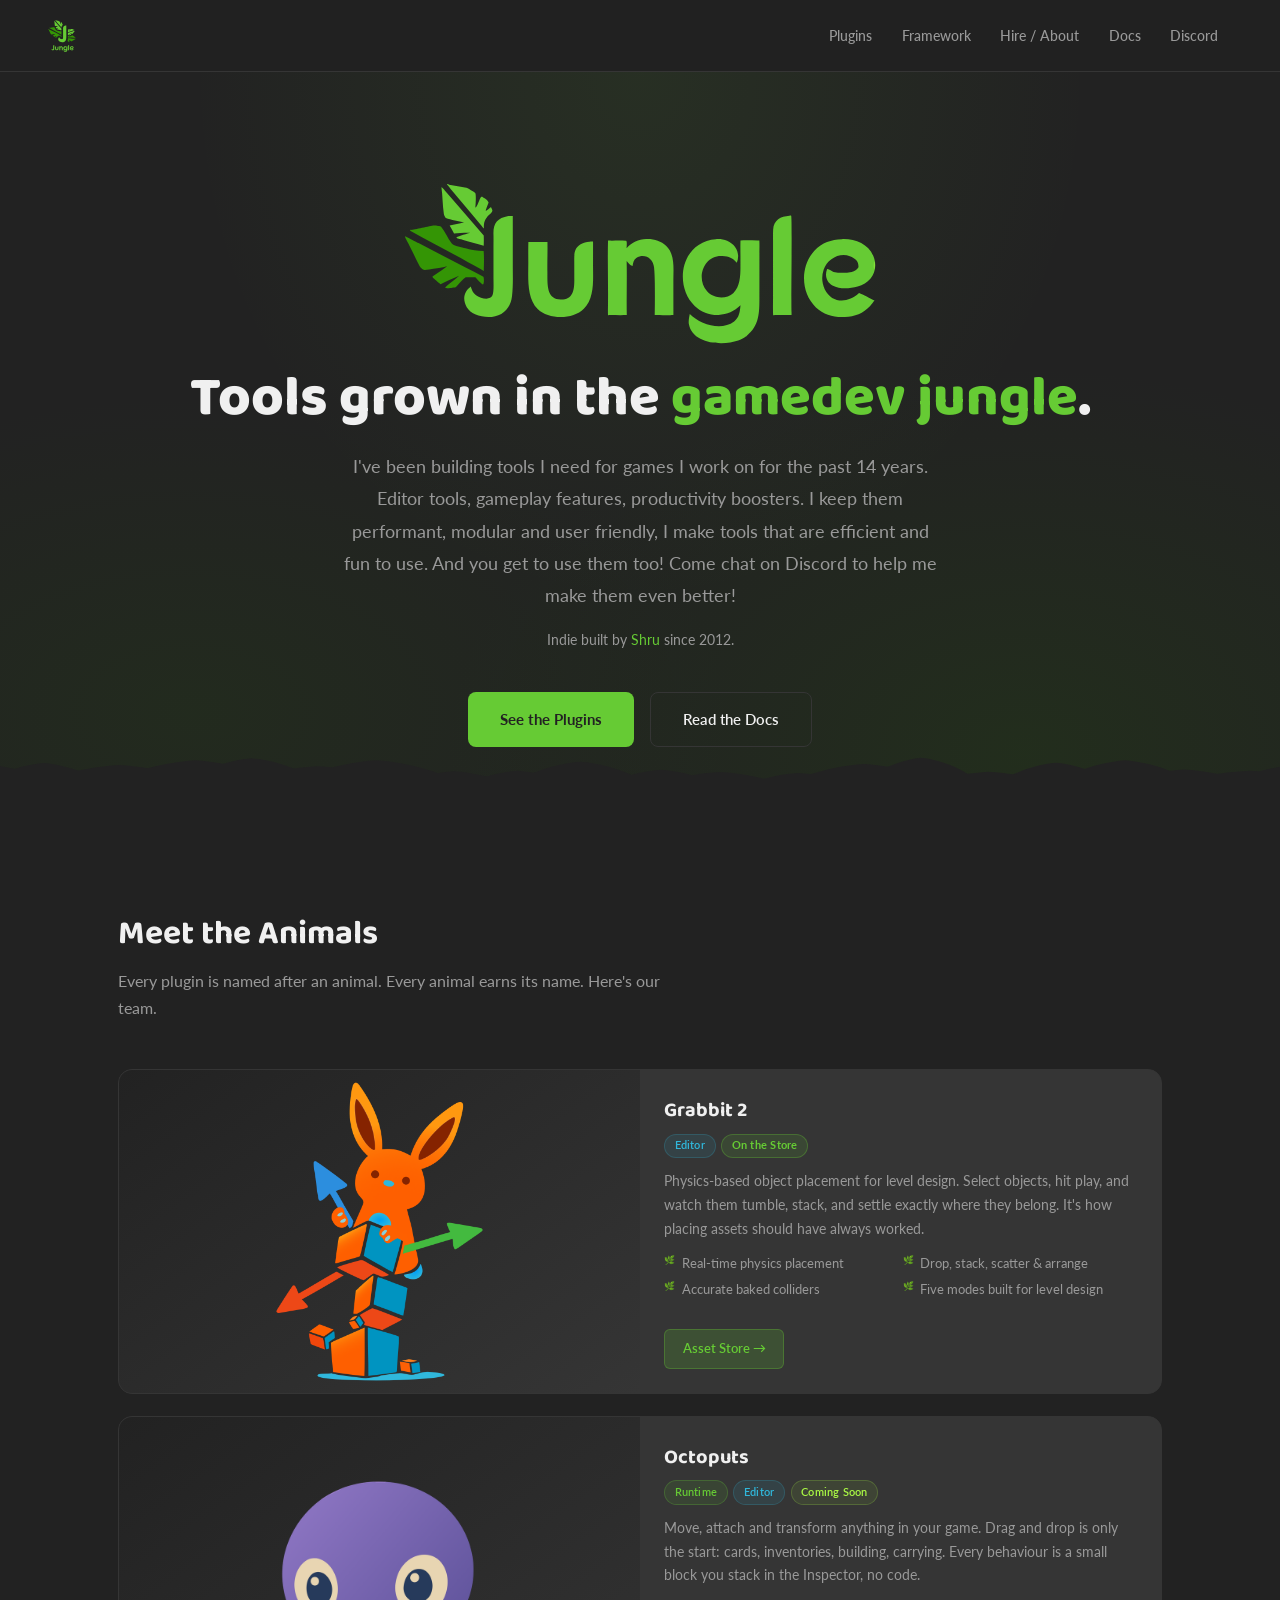
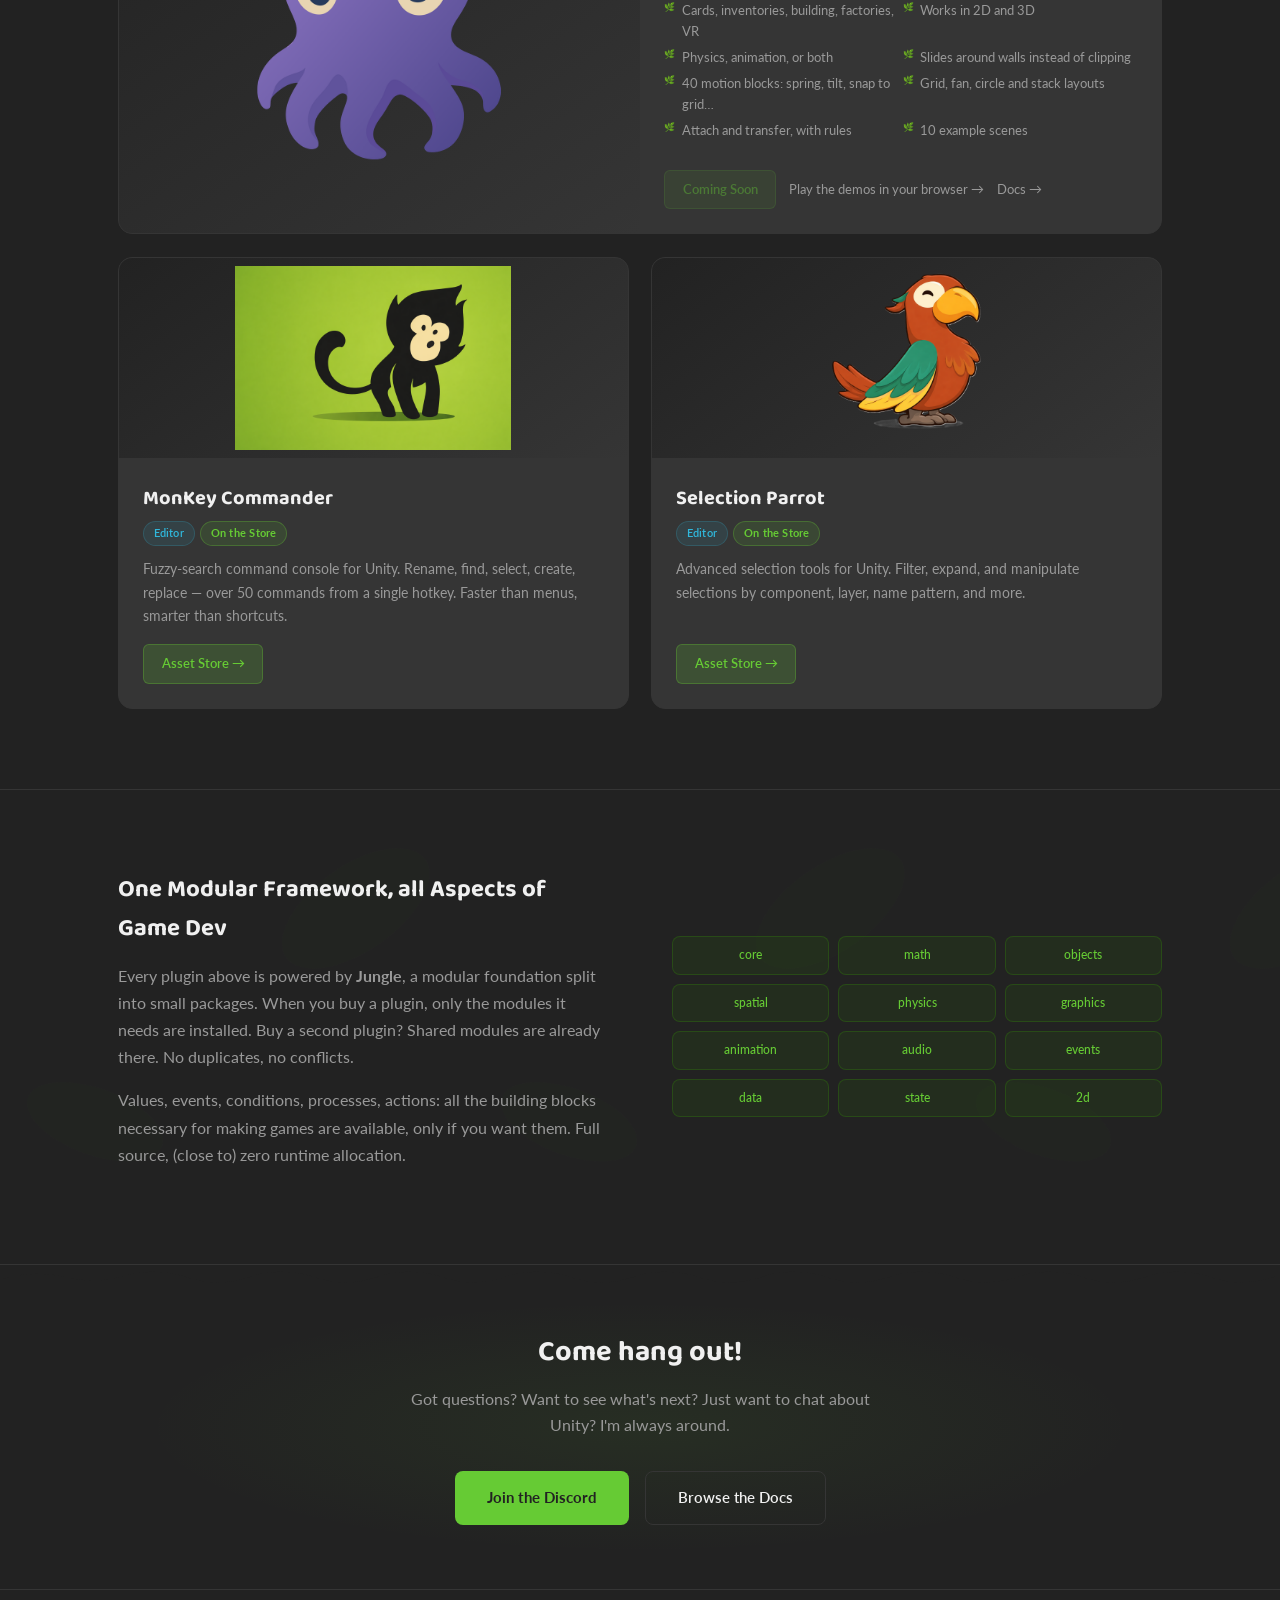
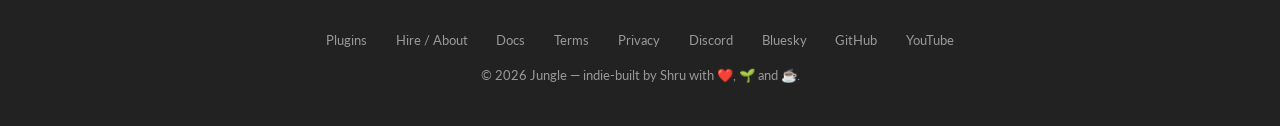
<file: index.html>
<!DOCTYPE html>
<html lang="en">
<head>
    <meta charset="UTF-8">
    <meta name="viewport" content="width=device-width, initial-scale=1.0">
    <title>Jungle — Unity Plugins That Just Work</title>
    <meta name="description" content="Indie-built Unity plugins by game devs, for game devs. Drag-and-drop, tweening, resource flow, command palettes, and physics placement — all sharing one modular framework.">
    <link rel="preconnect" href="https://fonts.googleapis.com">
    <link rel="preconnect" href="https://fonts.gstatic.com" crossorigin>
    <link href="https://fonts.googleapis.com/css2?family=Baloo+2:wght@400;500;600;700;800&family=Lato:wght@400;700;900&display=swap" rel="stylesheet">
    <link rel="stylesheet" href="/foliage.css">
    <style>
        * { margin: 0; padding: 0; box-sizing: border-box; }

        :root {
            --bg: #222222;
            --bg-card: #353535;
            --bg-elevated: #222222;
            --border: #353535;
            --border-hover: #66CB34;
            --accent: #66CB34;
            --accent-dim: #349505;
            --accent-glow: rgba(102,203,52,0.10);
            --accent-glow-strong: rgba(102,203,52,0.18);
            --text: #F0F0F0;
            --text-secondary: #999999;
            --text-muted: #999999;
            --white: #F0F0F0;
            --vine: #349505;
            --leaf-dark: #235C07;
            --leaf-mid: #349505;
        }

        body {
            font-family: 'Lato', -apple-system, BlinkMacSystemFont, "Segoe UI", Roboto, sans-serif;
            background: var(--bg);
            color: var(--text);
            line-height: 1.65;
            -webkit-font-smoothing: antialiased;
            overflow-x: hidden;
        }
        a { color: var(--accent); text-decoration: none; }
        a:hover { text-decoration: underline; }

        /* Display / headings use the Baloo 2 wordmark font; body copy stays Lato */
        h1, h2, h3, .logo { font-family: 'Baloo 2', 'Lato', sans-serif; }

        /* ── Foliage SVG patterns ───────────────────────── */
        .leaf-deco {
            position: absolute;
            pointer-events: none;
            z-index: 0;
            opacity: 0.08;
        }
        .leaf-deco svg { width: 100%; height: 100%; }

        /* ── Header ─────────────────────────────────────── */
        header {
            display: flex;
            justify-content: space-between;
            align-items: center;
            padding: 1.1rem 3rem;
            background: rgba(34,34,34,0.92);
            border-bottom: 1px solid var(--border);
            position: sticky;
            top: 0;
            z-index: 100;
            backdrop-filter: blur(14px);
        }
        .logo {
            font-size: 1.35rem;
            font-weight: 800;
            color: var(--accent);
            letter-spacing: 0.06em;
            display: flex;
            align-items: center;
            gap: 0.5rem;
        }
        nav { display: flex; align-items: center; gap: 0.15rem; }
        nav a {
            color: var(--text-secondary);
            font-size: 0.88rem;
            font-weight: 500;
            padding: 0.4rem 0.85rem;
            border-radius: 6px;
            transition: color 0.15s, background 0.15s;
        }
        nav a:hover { color: var(--accent); background: var(--accent-glow); text-decoration: none; }

        /* ── Hero ───────────────────────────────────────── */
        .hero {
            text-align: center;
            padding: 7rem 2rem 5rem;
            position: relative;
            overflow: visible;
            background:
                radial-gradient(ellipse at 50% 0%, rgba(102,203,52,0.08) 0%, transparent 50%),
                radial-gradient(ellipse at 80% 90%, rgba(35,92,7,0.2) 0%, transparent 40%),
                radial-gradient(ellipse at 15% 85%, rgba(35,92,7,0.15) 0%, transparent 35%);
        }
        /* Top foliage container */
        .hero-canopy {
            position: absolute;
            top: -20px;
            left: -60px;
            right: -60px;
            height: 320px;
            z-index: 3;
            pointer-events: none;
            overflow: visible;
        }
        .hero-canopy .ln {
            position: absolute;
            border: none !important;
            border-radius: 0 !important;
            transform-origin: top center;
        }
        .hero-canopy .ln {
            mix-blend-mode: lighten;
        }
        /* Bright lime — shift yellow-green toward #66CB34 */
        .hero-canopy .ln.v1 { filter: hue-rotate(15deg) saturate(1.2); }
        /* Dark leaf — shift toward #349505 */
        .hero-canopy .ln.v2 { filter: hue-rotate(15deg) saturate(1.2) brightness(0.5); }
        /* Bottom vine border */
        .hero::after {
            content: '';
            position: absolute;
            bottom: -1px;
            left: 0;
            right: 0;
            height: 74px;
            background:
                url("/img/leaf-edge.svg") center bottom / 100% 100% no-repeat;
            z-index: 1;
            pointer-events: none;
        }
        /* Hanging lianas */
        .hero-vine {
            position: absolute;
            top: 0;
            pointer-events: none;
            z-index: 0;
        }
        .hero-vine-1 {
            left: 2%;
            width: 40px;
            height: 420px;
            background: url("data:image/svg+xml,%3Csvg xmlns='http://www.w3.org/2000/svg' viewBox='0 0 40 420'%3E%3Cpath d='M20,0 Q12,60 25,120 Q35,180 18,240 Q8,300 22,360 Q28,390 20,420' fill='none' stroke='%233a7a28' stroke-width='2' opacity='0.35'/%3E%3Cellipse cx='22' cy='120' rx='12' ry='5' fill='%231e2e1a' opacity='0.5' transform='rotate(-25,22,120)'/%3E%3Cellipse cx='18' cy='210' rx='10' ry='4' fill='%231e2e1a' opacity='0.4' transform='rotate(20,18,210)'/%3E%3Cellipse cx='24' cy='310' rx='14' ry='6' fill='%231e2e1a' opacity='0.35' transform='rotate(-15,24,310)'/%3E%3Cellipse cx='16' cy='380' rx='9' ry='4' fill='%231e2e1a' opacity='0.3' transform='rotate(10,16,380)'/%3E%3C/svg%3E") no-repeat;
        }
        .hero-vine-2 {
            left: 8%;
            width: 35px;
            height: 300px;
            background: url("data:image/svg+xml,%3Csvg xmlns='http://www.w3.org/2000/svg' viewBox='0 0 35 300'%3E%3Cpath d='M18,0 Q25,50 15,100 Q8,150 20,200 Q28,250 15,300' fill='none' stroke='%232d5a20' stroke-width='1.5' opacity='0.25'/%3E%3Cellipse cx='16' cy='95' rx='10' ry='4' fill='%231e2e1a' opacity='0.4' transform='rotate(18,16,95)'/%3E%3Cellipse cx='20' cy='195' rx='11' ry='5' fill='%231e2e1a' opacity='0.3' transform='rotate(-22,20,195)'/%3E%3C/svg%3E") no-repeat;
        }
        .hero-vine-3 {
            right: 3%;
            width: 40px;
            height: 380px;
            background: url("data:image/svg+xml,%3Csvg xmlns='http://www.w3.org/2000/svg' viewBox='0 0 40 380'%3E%3Cpath d='M22,0 Q30,55 16,110 Q8,165 24,220 Q32,275 18,330 Q12,355 20,380' fill='none' stroke='%233a7a28' stroke-width='2' opacity='0.3'/%3E%3Cellipse cx='18' cy='110' rx='13' ry='5' fill='%231e2e1a' opacity='0.45' transform='rotate(22,18,110)'/%3E%3Cellipse cx='24' cy='220' rx='10' ry='4' fill='%231e2e1a' opacity='0.35' transform='rotate(-18,24,220)'/%3E%3Cellipse cx='16' cy='330' rx='12' ry='5' fill='%231e2e1a' opacity='0.3' transform='rotate(12,16,330)'/%3E%3C/svg%3E") no-repeat;
        }
        .hero-vine-4 {
            right: 9%;
            width: 30px;
            height: 250px;
            background: url("data:image/svg+xml,%3Csvg xmlns='http://www.w3.org/2000/svg' viewBox='0 0 30 250'%3E%3Cpath d='M15,0 Q22,40 12,85 Q5,130 18,175 Q24,210 14,250' fill='none' stroke='%232d5a20' stroke-width='1.5' opacity='0.22'/%3E%3Cellipse cx='13' cy='85' rx='9' ry='4' fill='%231e2e1a' opacity='0.35' transform='rotate(-20,13,85)'/%3E%3Cellipse cx='18' cy='175' rx='10' ry='4' fill='%231e2e1a' opacity='0.28' transform='rotate(15,18,175)'/%3E%3C/svg%3E") no-repeat;
        }
        .hero-vine-5 {
            left: 18%;
            width: 25px;
            height: 200px;
            background: url("data:image/svg+xml,%3Csvg xmlns='http://www.w3.org/2000/svg' viewBox='0 0 25 200'%3E%3Cpath d='M12,0 Q18,35 10,70 Q5,110 15,150 Q20,175 12,200' fill='none' stroke='%232d5a20' stroke-width='1.2' opacity='0.18'/%3E%3Cellipse cx='11' cy='70' rx='8' ry='3' fill='%231e2e1a' opacity='0.3' transform='rotate(15,11,70)'/%3E%3C/svg%3E") no-repeat;
        }
        .hero-vine-6 {
            right: 16%;
            width: 28px;
            height: 230px;
            background: url("data:image/svg+xml,%3Csvg xmlns='http://www.w3.org/2000/svg' viewBox='0 0 28 230'%3E%3Cpath d='M14,0 Q8,40 18,80 Q25,120 12,165 Q6,200 16,230' fill='none' stroke='%232d5a20' stroke-width='1.3' opacity='0.2'/%3E%3Cellipse cx='17' cy='80' rx='9' ry='3' fill='%231e2e1a' opacity='0.3' transform='rotate(-18,17,80)'/%3E%3Cellipse cx='12' cy='165' rx='10' ry='4' fill='%231e2e1a' opacity='0.25' transform='rotate(20,12,165)'/%3E%3C/svg%3E") no-repeat;
        }
        .hero > *:not(.hero-vine):not(.hero-canopy) { position: relative; z-index: 2; }
        .hero .hero-logo { z-index: 1 !important; }
        .hero-logo {
            height: 160px;
            margin-bottom: 1.5rem;
            display: block;
            margin-left: auto;
            margin-right: auto;
            border: none !important;
            border-radius: 0 !important;
        }
        .hero h1 {
            font-size: 3.5rem;
            font-weight: 800;
            color: var(--white);
            margin-bottom: 1.2rem;
            line-height: 1.12;
        }
        .hero h1 em {
            font-style: normal;
            color: var(--accent);
        }
        .hero p {
            font-size: 1.15rem;
            color: var(--text-secondary);
            max-width: 600px;
            margin: 0 auto 1rem;
            line-height: 1.75;
        }
        .hero .subtext {
            font-size: 0.9rem;
            color: var(--text-muted);
            margin-bottom: 2.5rem;
        }
        .hero-buttons { display: flex; justify-content: center; gap: 1rem; flex-wrap: wrap; }
        .btn-primary {
            display: inline-flex;
            align-items: center;
            gap: 0.5rem;
            padding: 0.85rem 2rem;
            background: var(--accent);
            color: var(--bg);
            border-radius: 8px;
            font-weight: 700;
            font-size: 0.95rem;
            transition: transform 0.15s, box-shadow 0.15s;
            border: none;
            cursor: pointer;
        }
        .btn-primary:hover {
            transform: translateY(-2px);
            box-shadow: 0 8px 30px rgba(102,203,52,0.25);
            text-decoration: none;
            color: var(--bg);
        }
        .btn-ghost {
            display: inline-flex;
            align-items: center;
            gap: 0.5rem;
            padding: 0.85rem 2rem;
            background: transparent;
            color: var(--text);
            border: 1px solid var(--border);
            border-radius: 8px;
            font-weight: 600;
            font-size: 0.95rem;
            transition: border-color 0.15s, background 0.15s;
            cursor: pointer;
        }
        .btn-ghost:hover {
            border-color: var(--accent-dim);
            background: var(--accent-glow);
            text-decoration: none;
        }

        /* ── Section ────────────────────────────────────── */
        section {
            padding: 5rem 3rem;
            max-width: 1140px;
            margin: 0 auto;
            position: relative;
        }
        .section-label {
            font-family: 'Lato', sans-serif;
            font-size: 0.72rem;
            color: var(--accent-dim);
            text-transform: uppercase;
            letter-spacing: 0.14em;
            font-weight: 700;
            margin-bottom: 0.5rem;
        }
        section h2 {
            font-size: 2.1rem;
            font-weight: 700;
            margin-bottom: 0.4rem;
            color: var(--white);
        }
        section .subtitle {
            color: var(--text-secondary);
            margin-bottom: 3rem;
            font-size: 1rem;
            max-width: 560px;
        }

        /* ── Plugin Cards ───────────────────────────────── */
        .plugin-grid {
            display: grid;
            grid-template-columns: 1fr 1fr;
            gap: 1.4rem;
        }
        .plugin-card {
            background: var(--bg-card);
            border: 1px solid var(--border);
            border-radius: 14px;
            overflow: hidden;
            transition: border-color 0.25s, transform 0.15s, box-shadow 0.25s;
            display: flex;
            flex-direction: column;
            position: relative;
        }
        .plugin-card:hover {
            border-color: var(--border-hover);
            transform: translateY(-3px);
            box-shadow: 0 10px 35px rgba(0,0,0,0.35), 0 0 60px rgba(102,203,52,0.06);
        }
        .plugin-card.featured { grid-column: span 2; }
        .plugin-card.featured .card-inner {
            display: grid;
            grid-template-columns: 1fr 1fr;
        }

        .card-image {
            min-height: 200px;
            display: flex;
            align-items: center;
            justify-content: center;
            position: relative;
            overflow: hidden;
            background: linear-gradient(145deg, #222222, #353535);
        }
        .card-image img {
            width: 100%;
            height: 100%;
            object-fit: contain;
            position: absolute;
            inset: 0;
            padding: 0.5rem;
            border: none;
            border-radius: 0;
        }
        .plugin-card.featured .card-image { min-height: 280px; }

        .card-body { padding: 1.5rem; flex: 1; display: flex; flex-direction: column; }
        .card-header { margin-bottom: 0.4rem; }
        .card-header h3 { font-size: 1.25rem; font-weight: 700; color: var(--white); }
        .card-header .pun {
            font-size: 0.8rem;
            color: var(--text-muted);
            font-style: italic;
            margin-top: 0.1rem;
        }
        .card-tags { display: flex; gap: 0.35rem; margin-bottom: 0.7rem; flex-wrap: wrap; }
        .tag {
            display: inline-block;
            padding: 0.12rem 0.6rem;
            border-radius: 20px;
            font-size: 0.7rem;
            font-weight: 600;
            letter-spacing: 0.02em;
        }
        .tag.runtime { background: rgba(102,203,52,0.1); color: var(--accent); border: 1px solid rgba(102,203,52,0.25); }
        .tag.editor { background: rgba(48,184,220,0.1); color: #30B8DC; border: 1px solid rgba(48,184,220,0.2); }
        .tag.soon { background: rgba(171,250,68,0.08); color: #ABFA44; border: 1px solid rgba(171,250,68,0.2); }
        .tag.live { background: rgba(102,203,52,0.12); color: var(--accent); border: 1px solid rgba(102,203,52,0.3); font-weight: 700; }
        .card-desc {
            color: var(--text-secondary);
            font-size: 0.9rem;
            line-height: 1.65;
            flex: 1;
        }
        .card-features {
            list-style: none;
            margin: 0.8rem 0;
            display: grid;
            grid-template-columns: 1fr 1fr;
            gap: 0.3rem;
        }
        .card-features li {
            font-size: 0.8rem;
            color: var(--text-secondary);
            padding-left: 1.1rem;
            position: relative;
        }
        .card-features li::before {
            content: '🌿';
            position: absolute;
            left: 0;
            top: 0;
            font-size: 0.55rem;
        }
        .card-footer { margin-top: 1rem; display: flex; gap: 0.8rem; align-items: center; flex-wrap: wrap; }
        .store-btn {
            display: inline-flex;
            align-items: center;
            gap: 0.35rem;
            padding: 0.5rem 1.1rem;
            background: var(--accent-glow-strong);
            color: var(--accent);
            border: 1px solid rgba(102,203,52,0.3);
            border-radius: 6px;
            font-weight: 600;
            font-size: 0.82rem;
            transition: background 0.15s, border-color 0.15s;
        }
        .store-btn:hover {
            background: rgba(102,203,52,0.28);
            border-color: var(--accent);
            text-decoration: none;
        }
        .store-btn.disabled { opacity: 0.45; pointer-events: none; }
        .card-link {
            font-size: 0.82rem;
            color: var(--text-muted);
            transition: color 0.15s;
        }
        .card-link:hover { color: var(--accent); text-decoration: none; }

        /* ── Framework ──────────────────────────────────── */
        .framework-section {
            background: var(--bg-elevated);
            border-top: 1px solid var(--border);
            border-bottom: 1px solid var(--border);
            position: relative;
            overflow: hidden;
        }
        /* Leaf pattern on framework bg */
        .framework-section::before {
            content: '';
            position: absolute;
            top: 0;
            left: 0;
            right: 0;
            bottom: 0;
            background:
                url("data:image/svg+xml,%3Csvg xmlns='http://www.w3.org/2000/svg' viewBox='0 0 100 100'%3E%3Cellipse cx='75' cy='25' rx='18' ry='9' fill='%231e2e1a' opacity='0.15' transform='rotate(-35,75,25)'/%3E%3Cellipse cx='20' cy='70' rx='15' ry='7' fill='%231e2e1a' opacity='0.12' transform='rotate(20,20,70)'/%3E%3C/svg%3E") repeat;
            pointer-events: none;
        }
        .framework-inner {
            max-width: 1140px;
            margin: 0 auto;
            padding: 5rem 3rem;
            display: grid;
            grid-template-columns: 1fr 1fr;
            gap: 4rem;
            align-items: center;
            position: relative;
            z-index: 1;
        }
        .framework-text h2 { margin-bottom: 0.8rem; }
        .framework-text p { color: var(--text-secondary); line-height: 1.7; margin-bottom: 1rem; }
        .framework-text .note {
            font-size: 0.85rem;
            color: var(--text-muted);
            font-style: italic;
        }
        .module-grid {
            display: grid;
            grid-template-columns: repeat(3, 1fr);
            gap: 0.55rem;
        }
        .module-chip {
            padding: 0.5rem 0.7rem;
            background: rgba(52,149,5,0.1);
            border: 1px solid rgba(52,149,5,0.28);
            border-radius: 8px;
            font-size: 0.78rem;
            color: var(--accent);
            font-family: 'Lato', sans-serif;
            font-weight: 500;
            text-align: center;
            transition: background 0.15s, border-color 0.15s;
        }
        .module-chip:hover {
            background: rgba(52,149,5,0.2);
            border-color: var(--accent-dim);
        }

        /* ── How It Works ───────────────────────────────── */
        .steps {
            display: grid;
            grid-template-columns: repeat(3, 1fr);
            gap: 1.5rem;
            margin-top: 2rem;
        }
        .step {
            text-align: center;
            padding: 2rem 1.3rem;
            background: var(--bg-card);
            border: 1px solid var(--border);
            border-radius: 12px;
            position: relative;
            overflow: hidden;
        }
        /* Subtle leaf watermark in steps */
        .step::before {
            content: '';
            position: absolute;
            bottom: -15px;
            right: -15px;
            width: 80px;
            height: 80px;
            background: url("data:image/svg+xml,%3Csvg xmlns='http://www.w3.org/2000/svg' viewBox='0 0 80 80'%3E%3Cpath d='M70,75 Q50,60 40,40 Q30,20 35,5 Q55,15 65,35 Q75,55 70,75 Z' fill='%231e2e1a' opacity='0.4'/%3E%3Cpath d='M70,75 Q52,55 45,38 Q38,22 35,5' fill='none' stroke='%233a7a28' stroke-width='1' opacity='0.3'/%3E%3C/svg%3E") no-repeat;
            pointer-events: none;
        }
        .step-icon { font-size: 2rem; margin-bottom: 0.8rem; display: block; }
        .step h3 { font-size: 0.95rem; font-weight: 600; margin-bottom: 0.4rem; color: var(--white); }
        .step p { font-size: 0.85rem; color: var(--text-secondary); }

        /* ── CTA Banner ─────────────────────────────────── */
        .cta-banner {
            text-align: center;
            padding: 4rem 2rem;
            position: relative;
            overflow: hidden;
            background: radial-gradient(ellipse at center, rgba(102,203,52,0.07), transparent 55%);
        }
        /* Top vine wave */
        .cta-banner::before {
            content: '';
            position: absolute;
            top: -1px;
            left: 0;
            right: 0;
            height: 30px;
            background: url("data:image/svg+xml,%3Csvg xmlns='http://www.w3.org/2000/svg' viewBox='0 0 1200 30'%3E%3Cpath d='M0,15 Q30,5 60,12 Q90,20 120,10 Q150,3 180,14 Q210,22 240,10 Q270,3 300,14 Q330,22 360,10 Q390,3 420,14 Q450,22 480,10 Q510,3 540,14 Q570,22 600,10 Q630,3 660,14 Q690,22 720,10 Q750,3 780,14 Q810,22 840,10 Q870,3 900,14 Q930,22 960,10 Q990,3 1020,14 Q1050,22 1080,10 Q1110,3 1140,14 Q1170,22 1200,10 L1200,0 L0,0 Z' fill='%23222222'/%3E%3C/svg%3E") center top / cover no-repeat;
            z-index: 1;
        }
        .cta-banner > * { position: relative; z-index: 2; }
        .cta-banner h2 { font-size: 1.8rem; color: var(--white); margin-bottom: 0.6rem; }
        .cta-banner p { color: var(--text-secondary); margin-bottom: 2rem; max-width: 480px; margin-left: auto; margin-right: auto; }

        /* ── Footer ─────────────────────────────────────── */
        footer {
            text-align: center;
            padding: 2.5rem 2rem;
            color: var(--text-muted);
            font-size: 0.82rem;
            border-top: 1px solid var(--border);
        }
        footer a { color: var(--text-secondary); }
        footer a:hover { color: var(--accent); }
        .footer-links { display: flex; justify-content: center; gap: 1.8rem; margin-bottom: 0.8rem; }

        /* ── Responsive ─────────────────────────────────── */
        @media (max-width: 900px) {
            .plugin-grid { grid-template-columns: 1fr; }
            .plugin-card.featured { grid-column: span 1; }
            .plugin-card.featured .card-inner { grid-template-columns: 1fr; }
            .framework-inner { grid-template-columns: 1fr; gap: 2rem; }
            .steps { grid-template-columns: 1fr; }
            .hero-vine { display: none; }
        }
        @media (max-width: 768px) {
            header { padding: 1rem 1.5rem; }
            .hero { padding: 4rem 1.5rem 3rem; }
            .hero h1 { font-size: 2.2rem; }
            section { padding: 3rem 1.5rem; }
            .framework-inner { padding: 3rem 1.5rem; }
            .module-grid { grid-template-columns: repeat(2, 1fr); }
            .card-features { grid-template-columns: 1fr; }
        }
    </style>
</head>
<body>

<header>
    <div class="logo">
        <img src="/img/jungle-logo-stacked.svg" alt="Jungle" style="height:32px; border:none; border-radius:0;">
    </div>
    <nav>
        <a href="#plugins">Plugins</a>
        <a href="#framework">Framework</a>
        <a href="/about.html">Hire / About</a>
        <a href="https://jungleteam.org/docs/" target="_blank">Docs</a>
        <a href="https://discord.gg/XEET6D6vN9" target="_blank">Discord</a>
    </nav>
</header>

<!-- ── Hero ──────────────────────────────────────────── -->
<div class="hero">
    <img src="/img/jungle-logo.svg" alt="Jungle" class="hero-logo">
    <h1>Tools grown in the <em>gamedev jungle</em>.</h1>
    <p>I've been building tools I need for games I work on for the past 14 years. Editor tools, gameplay features, productivity boosters. I keep them performant, modular and user friendly, I make tools that are efficient and fun to use. And you get to use them too! Come chat on Discord to help me make them even better!</p>
    <p class="subtext">Indie built by <a href="/about.html">Shru</a> since 2012.</p>
    <div class="hero-buttons">
        <a href="#plugins" class="btn-primary">See the Plugins</a>
        <a href="https://jungleteam.org/docs/" class="btn-ghost" target="_blank">Read the Docs</a>
    </div>
</div>

<!-- ── Plugins ───────────────────────────────────────── -->
<section id="plugins">
    <h2>Meet the Animals</h2>
    <p class="subtitle">Every plugin is named after an animal. Every animal earns its name. Here's our team.</p>

    <div class="plugin-grid">

        <!-- Grabbit 2 (featured) -->
        <div class="plugin-card featured">
            <div class="card-inner">
                <div class="card-image">
                    <img src="/img/Grabbit logo.png" alt="Grabbit 2 &mdash; Editor Physics Transforms" loading="lazy">
                </div>
                <div class="card-body">
                    <div class="card-header">
                        <h3>Grabbit 2</h3>
                    </div>
                    <div class="card-tags">
                        <span class="tag editor">Editor</span>
                        <span class="tag live">On the Store</span>
                    </div>
                    <p class="card-desc">Physics-based object placement for level design. Select objects, hit play, and watch them tumble, stack, and settle exactly where they belong. It's how placing assets should have always worked.</p>
                    <ul class="card-features">
                        <li>Real-time physics placement</li>
                        <li>Drop, stack, scatter &amp; arrange</li>
                        <li>Accurate baked colliders</li>
                        <li>Five modes built for level design</li>
                    </ul>
                    <div class="card-footer">
                        <a href="https://assetstore.unity.com/packages/tools/level-design/grabbit-2-physics-placement-collider-generation-386736" class="store-btn" target="_blank">Asset Store &rarr;</a>
                    </div>
                </div>
            </div>
        </div>

        <!-- Octoputs (featured) -->
        <div class="plugin-card featured">
            <div class="card-inner">
                <div class="card-image">
                    <img src="/img/octoputs-icon.png" alt="Octoputs: drag, attach and transform framework" loading="lazy">
                </div>
                <div class="card-body">
                    <div class="card-header">
                        <h3>Octoputs</h3>
                    </div>
                    <div class="card-tags">
                        <span class="tag runtime">Runtime</span>
                        <span class="tag editor">Editor</span>
                        <span class="tag soon">Coming Soon</span>
                    </div>
                    <p class="card-desc">Move, attach and transform anything in your game. Drag and drop is only the start: cards, inventories, building, carrying. Every behaviour is a small block you stack in the Inspector, no code.</p>
                    <ul class="card-features">
                        <li>Cards, inventories, building, factories, VR</li>
                        <li>Works in 2D and 3D</li>
                        <li>Physics, animation, or both</li>
                        <li>Slides around walls instead of clipping</li>
                        <li>40 motion blocks: spring, tilt, snap to grid&hellip;</li>
                        <li>Grid, fan, circle and stack layouts</li>
                        <li>Attach and transfer, with rules</li>
                        <li>10 example scenes</li>
                    </ul>
                    <div class="card-footer">
                        <span class="store-btn disabled">Coming Soon</span>
                        <a href="/demos/" class="card-link">Play the demos in your browser &rarr;</a>
                        <a href="https://jungleteam.org/docs/octoputs/" class="card-link" target="_blank">Docs &rarr;</a>
                    </div>
                </div>
            </div>
        </div>

        <!-- MonKey -->
        <div class="plugin-card">
            <div class="card-image" style="min-height:200px;">
                <img src="/img/monkey-icon.png" alt="MonKey Commander &mdash; Productivity Booster" loading="lazy">
            </div>
            <div class="card-body">
                <div class="card-header">
                    <h3>MonKey Commander</h3>
                </div>
                <div class="card-tags">
                    <span class="tag editor">Editor</span>
                    <span class="tag live">On the Store</span>
                </div>
                <p class="card-desc">Fuzzy-search command console for Unity. Rename, find, select, create, replace &mdash; over 50 commands from a single hotkey. Faster than menus, smarter than shortcuts.</p>
                <div class="card-footer">
                    <a href="https://assetstore.unity.com/packages/tools/utilities/monkey-commander-productivity-booster-119938" class="store-btn" target="_blank">Asset Store &rarr;</a>
                </div>
            </div>
        </div>

        <!-- Selection Parrot -->
        <div class="plugin-card">
            <div class="card-image" style="min-height:200px;">
                <img src="/img/parrot-icon.png" alt="Selection Parrot &mdash; Group, Select &amp; Organize" loading="lazy">
            </div>
            <div class="card-body">
                <div class="card-header">
                    <h3>Selection Parrot</h3>
                </div>
                <div class="card-tags">
                    <span class="tag editor">Editor</span>
                    <span class="tag live">On the Store</span>
                </div>
                <p class="card-desc">Advanced selection tools for Unity. Filter, expand, and manipulate selections by component, layer, name pattern, and more.</p>
                <div class="card-footer">
                    <a href="https://assetstore.unity.com/packages/tools/utilities/selection-parrot-group-select-organize-130053" class="store-btn" target="_blank">Asset Store &rarr;</a>
                </div>
            </div>
        </div>

    </div>
</section>

<!-- ── Framework ─────────────────────────────────────── -->
<div class="framework-section" id="framework">
    <div class="framework-inner">
        <div class="framework-text">
            <h2>One Modular Framework, all Aspects of Game Dev</h2>
            <p>Every plugin above is powered by <strong>Jungle</strong>, a modular foundation split into small packages. When you buy a plugin, only the modules it needs are installed. Buy a second plugin? Shared modules are already there. No duplicates, no conflicts.</p>
            <p>Values, events, conditions, processes, actions: all the building blocks necessary for making games are available, only if you want them. Full source, (close to) zero runtime allocation.</p>
        </div>
        <div>
            <div class="module-grid">
                <span class="module-chip">core</span>
                <span class="module-chip">math</span>
                <span class="module-chip">objects</span>
                <span class="module-chip">spatial</span>
                <span class="module-chip">physics</span>
                <span class="module-chip">graphics</span>
                <span class="module-chip">animation</span>
                <span class="module-chip">audio</span>
                <span class="module-chip">events</span>
                <span class="module-chip">data</span>
                <span class="module-chip">state</span>
                <span class="module-chip">2d</span>
            </div>
        </div>
    </div>
</div>

<!-- ── CTA ────────────────────────────────────────────── -->
<div class="cta-banner">
    <h2>Come hang out!</h2>
    <p>Got questions? Want to see what's next? Just want to chat about Unity? I'm always around.</p>
    <div class="hero-buttons">
        <a href="https://discord.gg/XEET6D6vN9" class="btn-primary" target="_blank">Join the Discord</a>
        <a href="https://jungleteam.org/docs/" class="btn-ghost" target="_blank">Browse the Docs</a>
    </div>
</div>

<!-- ── Footer ────────────────────────────────────────── -->
<footer>
    <div class="footer-links">
        <a href="#plugins">Plugins</a>
        <a href="/about.html">Hire / About</a>
        <a href="https://jungleteam.org/docs/" target="_blank">Docs</a>
        <a href="/tos.html">Terms</a>
        <a href="/privacy.html">Privacy</a>
        <a href="https://discord.gg/XEET6D6vN9" target="_blank">Discord</a>
        <a href="https://bsky.app/profile/shrubokrant.bsky.social" target="_blank" rel="me">Bluesky</a>
        <a href="https://github.com/Shrubokrant" target="_blank" rel="me">GitHub</a>
        <a href="https://www.youtube.com/@JungleShru" target="_blank" rel="me">YouTube</a>
    </div>
    <p>&copy; 2026 Jungle &mdash; indie-built by Shru with &#10084;&#65039;, &#127793; and &#9749;.</p>
</footer>

<script>window.__JUNGLE_FOLIAGE__ = { contentMaxWidth: 1140, minGutter: 60, edgePush: 40, leafScale: 1.0 };</script>
<script src="/foliage.js"></script>
</body>
</html>
</file>
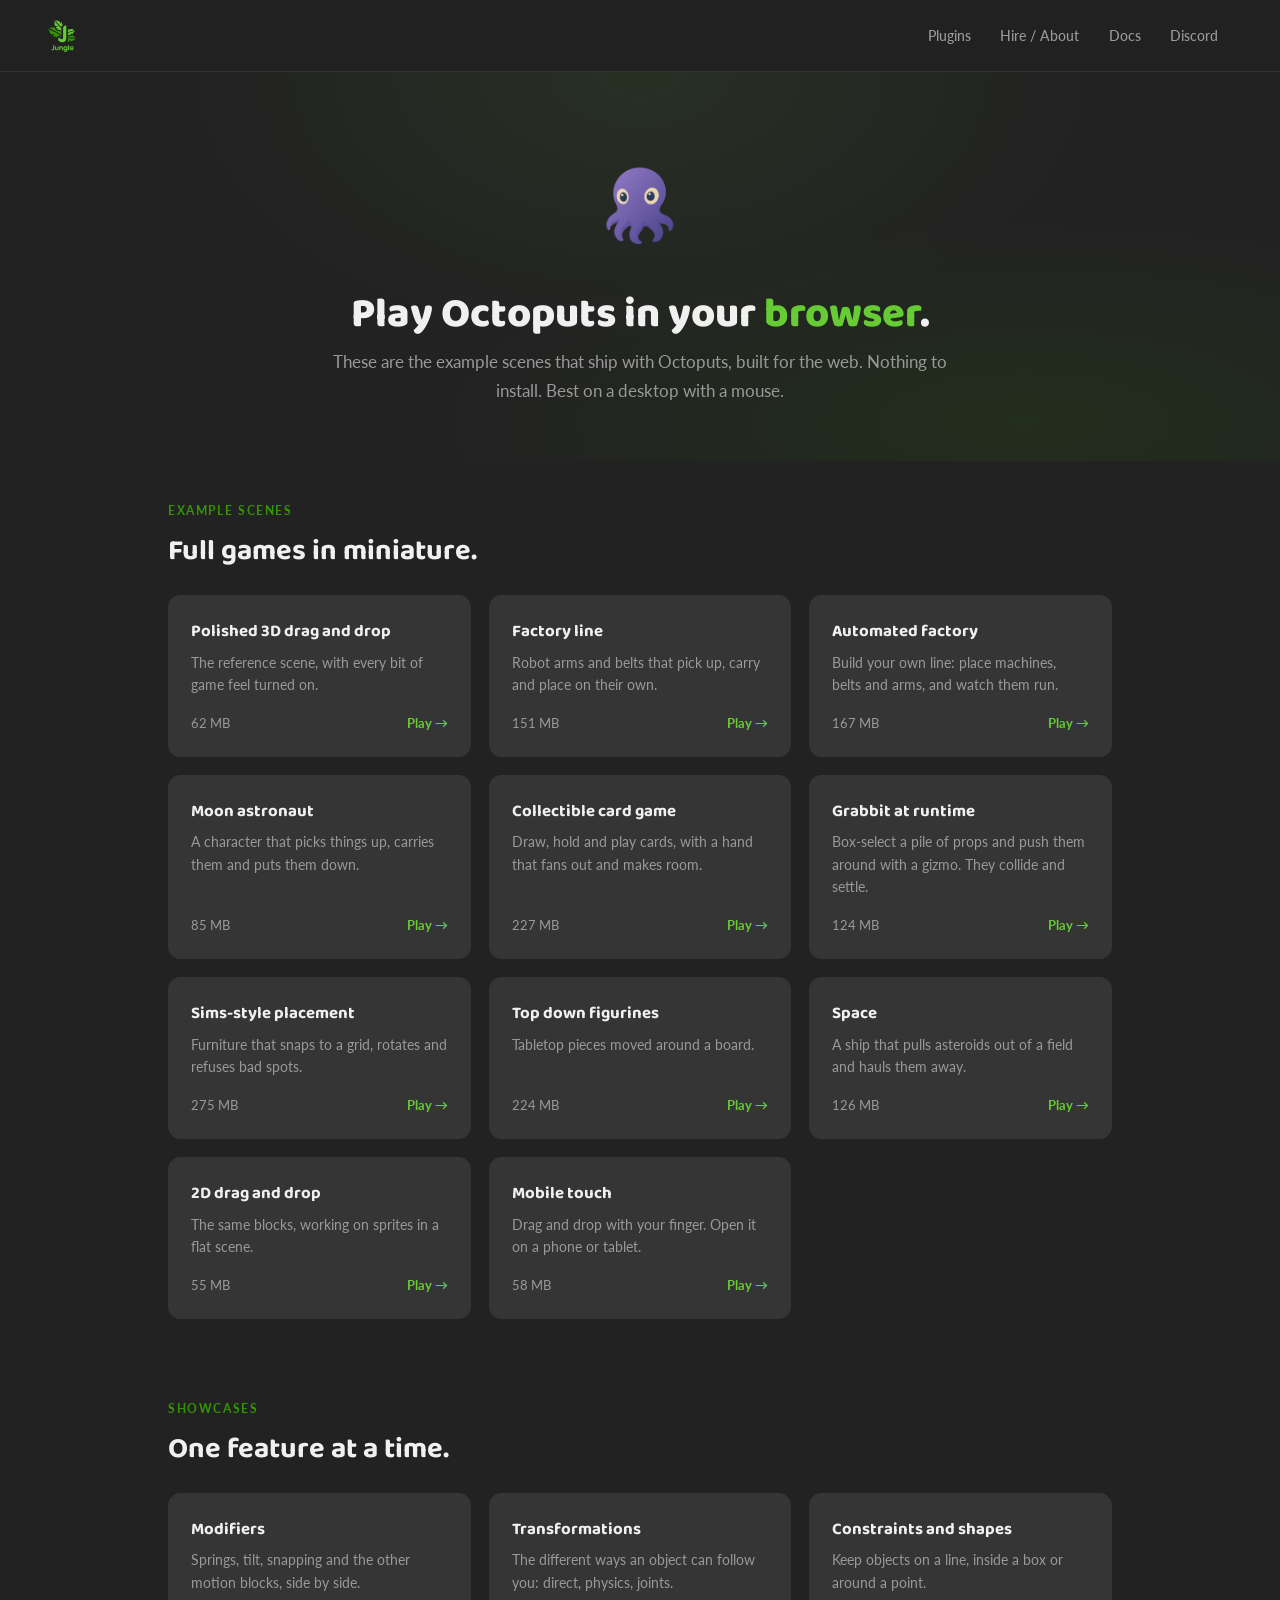
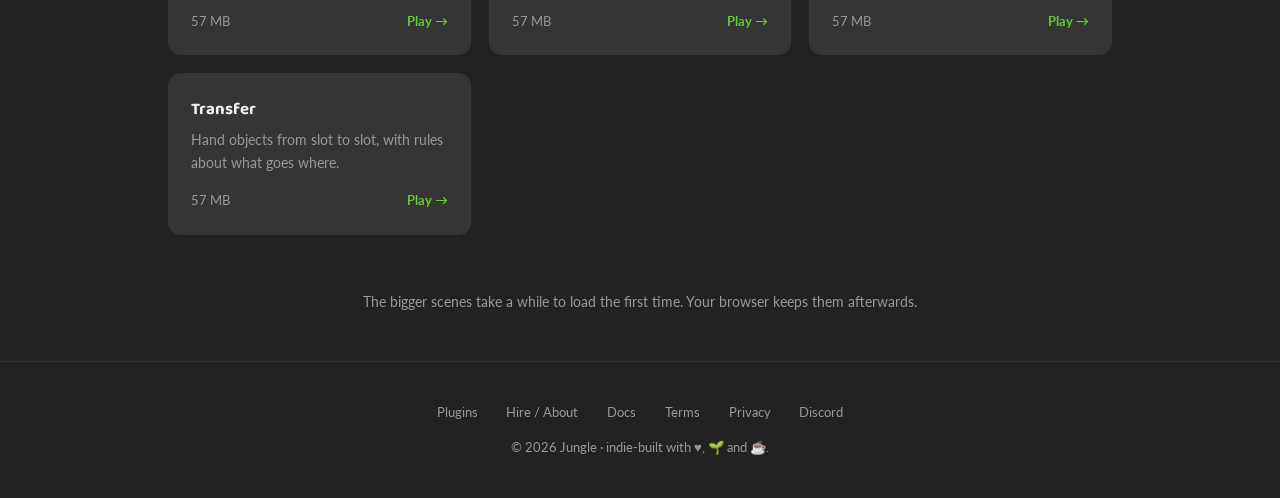
<file: demos/index.html>
<!DOCTYPE html>
<html lang="en">
<head>
    <meta charset="UTF-8">
    <meta name="viewport" content="width=device-width, initial-scale=1.0">
    <title>Octoputs demos: play in your browser | Jungle</title>
    <meta name="description" content="Play the Octoputs example scenes in your browser: 3D drag and drop, card game, factory line, Sims-style placement, 2D and more.">
    <link rel="preconnect" href="https://fonts.googleapis.com">
    <link rel="preconnect" href="https://fonts.gstatic.com" crossorigin>
    <link href="https://fonts.googleapis.com/css2?family=Baloo+2:wght@400;500;600;700;800&family=Lato:wght@400;700;900&display=swap" rel="stylesheet">
    <link rel="stylesheet" href="/foliage.css">
    <style>
        * { margin: 0; padding: 0; box-sizing: border-box; }

        :root {
            --bg: #222222;
            --bg-card: #353535;
            --border: #353535;
            --border-hover: #66CB34;
            --accent: #66CB34;
            --accent-dim: #349505;
            --accent-glow: rgba(102,203,52,0.10);
            --text: #F0F0F0;
            --text-secondary: #999999;
            --text-muted: #999999;
            --white: #F0F0F0;
        }

        body {
            font-family: 'Lato', -apple-system, BlinkMacSystemFont, "Segoe UI", Roboto, sans-serif;
            background: var(--bg);
            color: var(--text);
            line-height: 1.65;
            -webkit-font-smoothing: antialiased;
            overflow-x: hidden;
        }
        a { color: var(--accent); text-decoration: none; }
        a:hover { text-decoration: underline; }
        h1, h2, h3, .logo { font-family: 'Baloo 2', 'Lato', sans-serif; }

        header {
            display: flex;
            justify-content: space-between;
            align-items: center;
            padding: 1.1rem 3rem;
            background: rgba(34,34,34,0.92);
            border-bottom: 1px solid var(--border);
            position: sticky;
            top: 0;
            z-index: 100;
            backdrop-filter: blur(14px);
        }
        .logo { display: flex; align-items: center; }
        nav { display: flex; align-items: center; gap: 0.15rem; }
        nav a {
            color: var(--text-secondary);
            font-size: 0.88rem;
            font-weight: 500;
            padding: 0.4rem 0.85rem;
            border-radius: 6px;
            transition: color 0.15s, background 0.15s;
        }
        nav a:hover { color: var(--accent); background: var(--accent-glow); text-decoration: none; }

        .hero {
            text-align: center;
            padding: 5rem 2rem 3.5rem;
            position: relative;
            background:
                radial-gradient(ellipse at 50% 0%, rgba(102,203,52,0.08) 0%, transparent 50%),
                radial-gradient(ellipse at 80% 90%, rgba(35,92,7,0.2) 0%, transparent 40%);
        }
        .product-icon { width: 110px; height: 110px; border-radius: 22px; margin-bottom: 1.4rem; }
        .hero h1 { font-size: 2.6rem; font-weight: 800; color: var(--white); margin-bottom: 0.6rem; line-height: 1.12; }
        .hero h1 em { font-style: normal; color: var(--accent); }
        .hero .tagline { font-size: 1.05rem; color: var(--text-secondary); max-width: 620px; margin: 0 auto; line-height: 1.7; }

        section { padding: 2.5rem 3rem; max-width: 1040px; margin: 0 auto; }
        .section-label {
            font-size: 0.72rem;
            color: var(--accent-dim);
            text-transform: uppercase;
            letter-spacing: 0.14em;
            font-weight: 700;
            margin-bottom: 0.5rem;
        }
        section h2 { font-size: 1.8rem; font-weight: 700; margin-bottom: 1.2rem; color: var(--white); }

        .demo-grid { display: grid; grid-template-columns: repeat(3, 1fr); gap: 1.1rem; }
        .demo-card {
            display: flex;
            flex-direction: column;
            background: var(--bg-card);
            border: 1px solid var(--border);
            border-radius: 12px;
            padding: 1.4rem;
            color: inherit;
            transition: border-color 0.2s, transform 0.15s;
        }
        .demo-card:hover { border-color: var(--border-hover); transform: translateY(-3px); text-decoration: none; }
        .demo-card h3 { font-size: 1.05rem; color: var(--white); margin-bottom: 0.35rem; }
        .demo-card p { font-size: 0.88rem; color: var(--text-secondary); line-height: 1.6; flex-grow: 1; }
        .demo-card .meta { display: flex; justify-content: space-between; margin-top: 1rem; font-size: 0.8rem; }
        .demo-card .size { color: var(--text-muted); }
        .demo-card .play { color: var(--accent); font-weight: 700; }

        .note { color: var(--text-muted); font-size: 0.85rem; text-align: center; padding: 1rem 2rem 3rem; }

        footer {
            text-align: center;
            padding: 2.5rem 2rem;
            color: var(--text-muted);
            font-size: 0.82rem;
            border-top: 1px solid var(--border);
        }
        footer a { color: var(--text-secondary); }
        footer a:hover { color: var(--accent); }
        .footer-links { display: flex; justify-content: center; gap: 1.8rem; margin-bottom: 0.8rem; flex-wrap: wrap; }

        @media (max-width: 900px) { .demo-grid { grid-template-columns: repeat(2, 1fr); } }
        @media (max-width: 600px) {
            header { padding: 1rem 1rem; }
            nav a { padding: 0.4rem 0.5rem; }
            .hero { padding: 3.5rem 1rem 2.5rem; }
            .hero h1 { font-size: 2rem; }
            section { padding: 2rem 1rem; }
            .demo-grid { grid-template-columns: 1fr; }
        }
    </style>
</head>
<body>

<header>
    <a href="/index.html" class="logo">
        <img src="/img/jungle-logo-stacked.svg" alt="Jungle" style="height:32px;">
    </a>
    <nav>
        <a href="/index.html#plugins">Plugins</a>
        <a href="/about.html">Hire / About</a>
        <a href="https://jungleteam.org/docs/" target="_blank">Docs</a>
        <a href="https://discord.gg/XEET6D6vN9" target="_blank">Discord</a>
    </nav>
</header>

<div class="hero">
    <img src="/img/octoputs-icon.png" alt="Octoputs" class="product-icon">
    <h1>Play Octoputs in your <em>browser</em>.</h1>
    <p class="tagline">These are the example scenes that ship with Octoputs, built for the web. Nothing to install. Best on a desktop with a mouse.</p>
</div>

<section>
    <div class="section-label">Example scenes</div>
    <h2>Full games in miniature.</h2>
    <div class="demo-grid">
        <a class="demo-card" href="/demos/polished/" target="_blank">
            <h3>Polished 3D drag and drop</h3>
            <p>The reference scene, with every bit of game feel turned on.</p>
            <div class="meta"><span class="size">62 MB</span><span class="play">Play &rarr;</span></div>
        </a>
        <a class="demo-card" href="/demos/factory/" target="_blank">
            <h3>Factory line</h3>
            <p>Robot arms and belts that pick up, carry and place on their own.</p>
            <div class="meta"><span class="size">151 MB</span><span class="play">Play &rarr;</span></div>
        </a>
        <a class="demo-card" href="/demos/automated-factory/" target="_blank">
            <h3>Automated factory</h3>
            <p>Build your own line: place machines, belts and arms, and watch them run.</p>
            <div class="meta"><span class="size">167 MB</span><span class="play">Play &rarr;</span></div>
        </a>
        <a class="demo-card" href="/demos/moon/" target="_blank">
            <h3>Moon astronaut</h3>
            <p>A character that picks things up, carries them and puts them down.</p>
            <div class="meta"><span class="size">85 MB</span><span class="play">Play &rarr;</span></div>
        </a>
        <a class="demo-card" href="/demos/cardgame/" target="_blank">
            <h3>Collectible card game</h3>
            <p>Draw, hold and play cards, with a hand that fans out and makes room.</p>
            <div class="meta"><span class="size">227 MB</span><span class="play">Play &rarr;</span></div>
        </a>
        <a class="demo-card" href="/demos/grabbit-runtime/" target="_blank">
            <h3>Grabbit at runtime</h3>
            <p>Box-select a pile of props and push them around with a gizmo. They collide and settle.</p>
            <div class="meta"><span class="size">124 MB</span><span class="play">Play &rarr;</span></div>
        </a>
        <a class="demo-card" href="/demos/sims/" target="_blank">
            <h3>Sims-style placement</h3>
            <p>Furniture that snaps to a grid, rotates and refuses bad spots.</p>
            <div class="meta"><span class="size">275 MB</span><span class="play">Play &rarr;</span></div>
        </a>
        <a class="demo-card" href="/demos/figurines/" target="_blank">
            <h3>Top down figurines</h3>
            <p>Tabletop pieces moved around a board.</p>
            <div class="meta"><span class="size">224 MB</span><span class="play">Play &rarr;</span></div>
        </a>
        <a class="demo-card" href="/demos/space/" target="_blank">
            <h3>Space</h3>
            <p>A ship that pulls asteroids out of a field and hauls them away.</p>
            <div class="meta"><span class="size">126 MB</span><span class="play">Play &rarr;</span></div>
        </a>
        <a class="demo-card" href="/demos/2d/" target="_blank">
            <h3>2D drag and drop</h3>
            <p>The same blocks, working on sprites in a flat scene.</p>
            <div class="meta"><span class="size">55 MB</span><span class="play">Play &rarr;</span></div>
        </a>
        <a class="demo-card" href="/demos/mobile-touch/" target="_blank">
            <h3>Mobile touch</h3>
            <p>Drag and drop with your finger. Open it on a phone or tablet.</p>
            <div class="meta"><span class="size">58 MB</span><span class="play">Play &rarr;</span></div>
        </a>
    </div>
</section>

<section>
    <div class="section-label">Showcases</div>
    <h2>One feature at a time.</h2>
    <div class="demo-grid">
        <a class="demo-card" href="/demos/showcase-modifiers/" target="_blank">
            <h3>Modifiers</h3>
            <p>Springs, tilt, snapping and the other motion blocks, side by side.</p>
            <div class="meta"><span class="size">57 MB</span><span class="play">Play &rarr;</span></div>
        </a>
        <a class="demo-card" href="/demos/showcase-transformations/" target="_blank">
            <h3>Transformations</h3>
            <p>The different ways an object can follow you: direct, physics, joints.</p>
            <div class="meta"><span class="size">57 MB</span><span class="play">Play &rarr;</span></div>
        </a>
        <a class="demo-card" href="/demos/showcase-constraints/" target="_blank">
            <h3>Constraints and shapes</h3>
            <p>Keep objects on a line, inside a box or around a point.</p>
            <div class="meta"><span class="size">57 MB</span><span class="play">Play &rarr;</span></div>
        </a>
        <a class="demo-card" href="/demos/showcase-transfer/" target="_blank">
            <h3>Transfer</h3>
            <p>Hand objects from slot to slot, with rules about what goes where.</p>
            <div class="meta"><span class="size">57 MB</span><span class="play">Play &rarr;</span></div>
        </a>
    </div>
</section>

<p class="note">The bigger scenes take a while to load the first time. Your browser keeps them afterwards.</p>

<footer>
    <div class="footer-links">
        <a href="/index.html#plugins">Plugins</a>
        <a href="/about.html">Hire / About</a>
        <a href="https://jungleteam.org/docs/" target="_blank">Docs</a>
        <a href="/tos.html">Terms</a>
        <a href="/privacy.html">Privacy</a>
        <a href="https://discord.gg/XEET6D6vN9" target="_blank">Discord</a>
    </div>
    <p>&copy; 2026 Jungle &middot; indie-built with &hearts;, &#127793; and &#9749;.</p>
</footer>

</body>
</html>
</file>
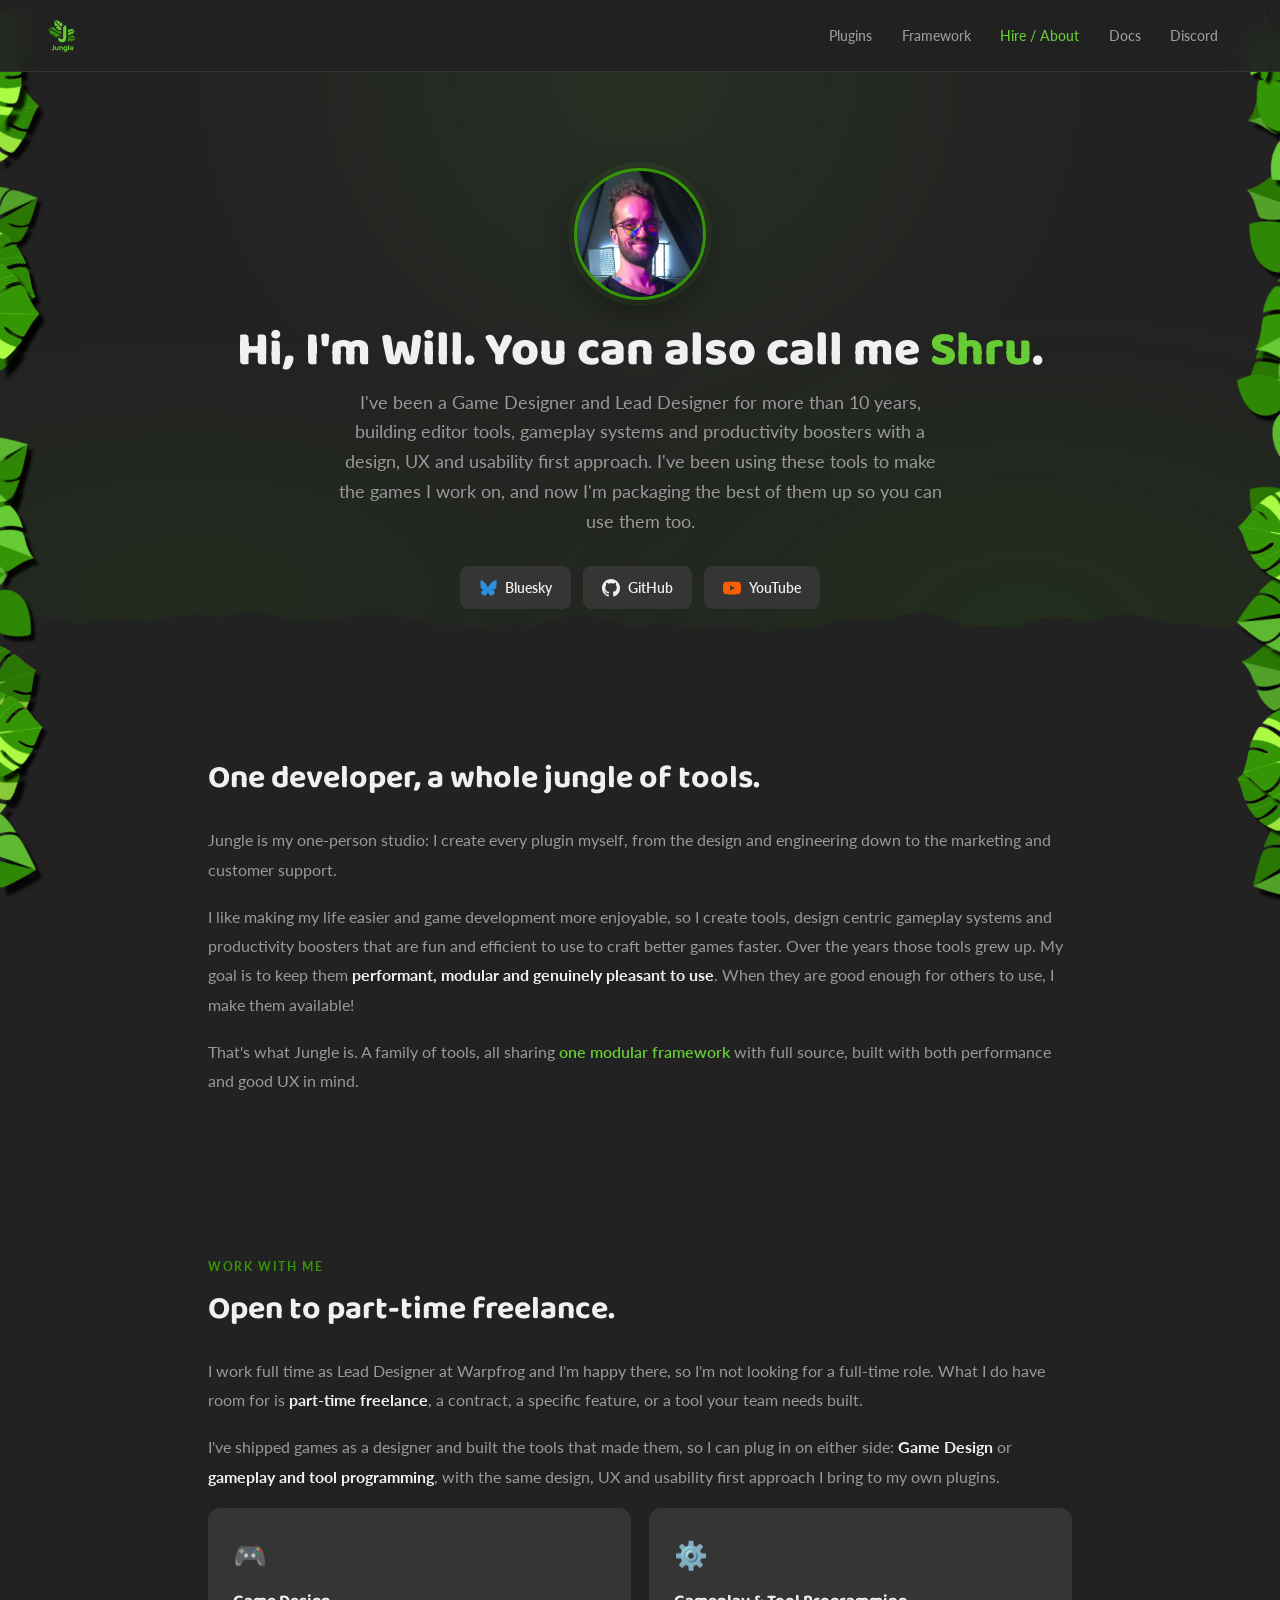
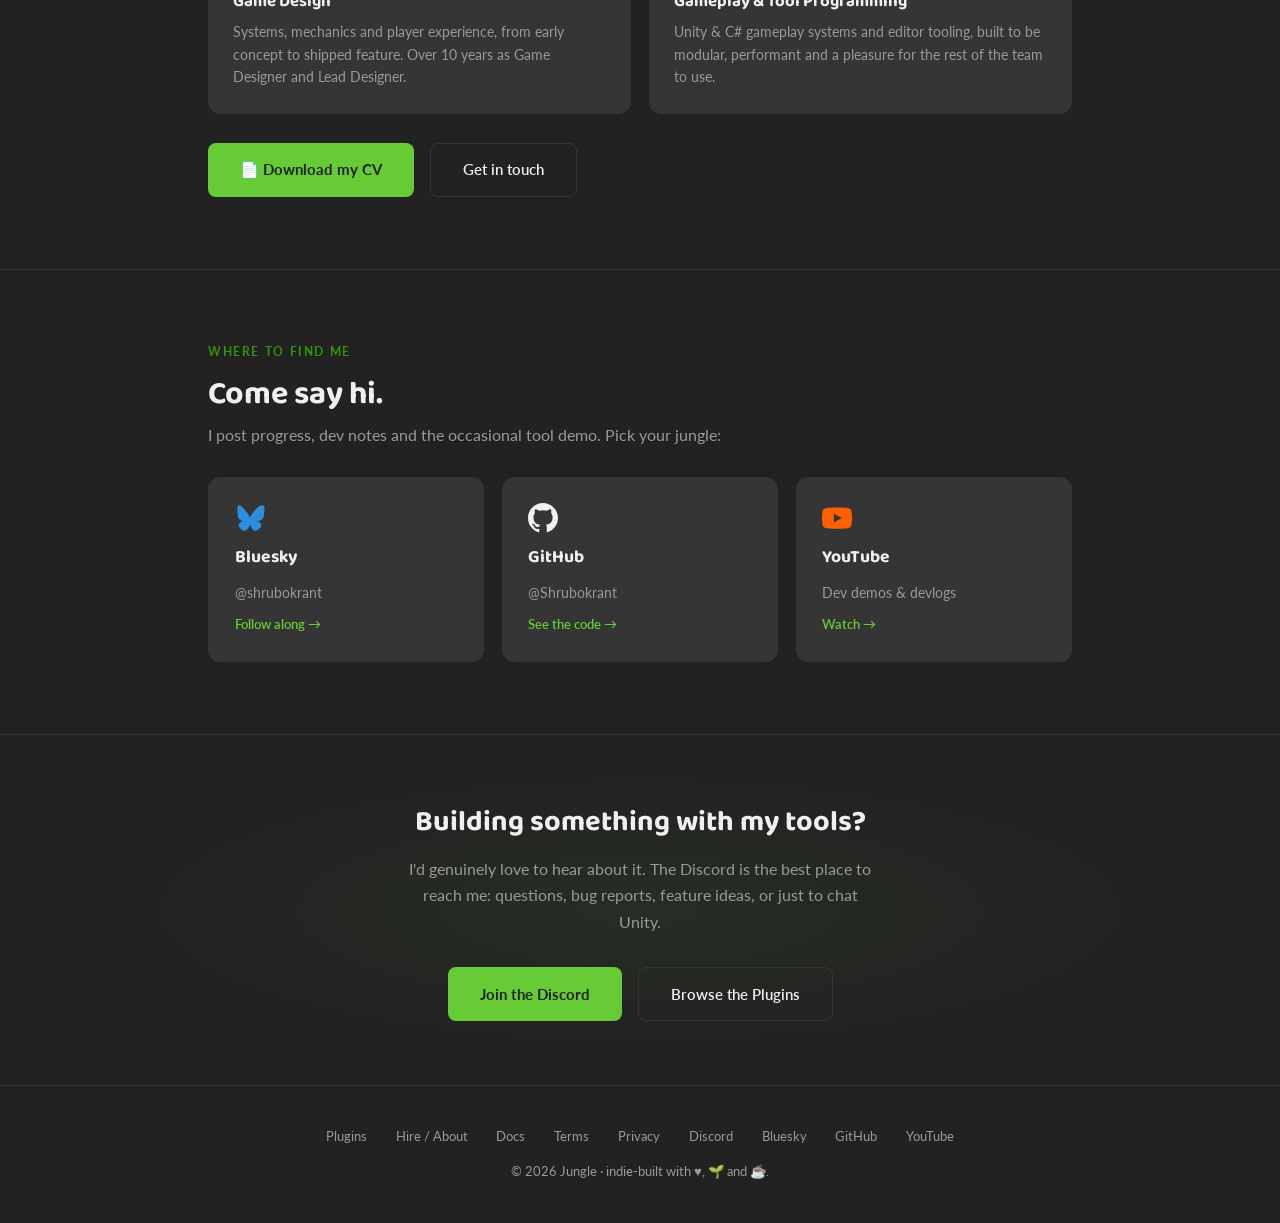
<file: about.html>
<!DOCTYPE html>
<html lang="en">
<head>
    <meta charset="UTF-8">
    <meta name="viewport" content="width=device-width, initial-scale=1.0">
    <title>Hire / About Will (Shru) | Jungle</title>
    <meta name="description" content="The one-person studio behind Jungle. Will (aka Shru) is a Game Designer and Lead Designer of 10+ years who builds modular, friendly Unity tools, and is open to part-time freelance Game Design and gameplay / tool programming. CV, Bluesky, GitHub and YouTube links inside.">
    <link rel="preconnect" href="https://fonts.googleapis.com">
    <link rel="preconnect" href="https://fonts.gstatic.com" crossorigin>
    <link href="https://fonts.googleapis.com/css2?family=Baloo+2:wght@400;500;600;700;800&family=Lato:wght@400;700;900&display=swap" rel="stylesheet">
    <link rel="stylesheet" href="/foliage.css">
    <style>
        * { margin: 0; padding: 0; box-sizing: border-box; }

        :root {
            --bg: #222222;
            --bg-card: #353535;
            --bg-elevated: #222222;
            --border: #353535;
            --border-hover: #66CB34;
            --accent: #66CB34;
            --accent-dim: #349505;
            --accent-glow: rgba(102,203,52,0.10);
            --accent-glow-strong: rgba(102,203,52,0.18);
            --text: #F0F0F0;
            --text-secondary: #999999;
            --text-muted: #999999;
            --white: #F0F0F0;
            --vine: #349505;
            --leaf-dark: #235C07;
            --leaf-mid: #349505;
        }

        body {
            font-family: 'Lato', -apple-system, BlinkMacSystemFont, "Segoe UI", Roboto, sans-serif;
            background: var(--bg);
            color: var(--text);
            line-height: 1.65;
            -webkit-font-smoothing: antialiased;
            overflow-x: hidden;
        }
        a { color: var(--accent); text-decoration: none; }
        a:hover { text-decoration: underline; }
        h1, h2, h3, .logo { font-family: 'Baloo 2', 'Lato', sans-serif; }

        /* ── Header ─────────────────────────────────────── */
        header {
            display: flex;
            justify-content: space-between;
            align-items: center;
            padding: 1.1rem 3rem;
            background: rgba(34,34,34,0.92);
            border-bottom: 1px solid var(--border);
            position: sticky;
            top: 0;
            z-index: 100;
            backdrop-filter: blur(14px);
        }
        .logo {
            font-size: 1.35rem;
            font-weight: 800;
            color: var(--accent);
            letter-spacing: 0.06em;
            display: flex;
            align-items: center;
            gap: 0.5rem;
        }
        nav { display: flex; align-items: center; gap: 0.15rem; }
        nav a {
            color: var(--text-secondary);
            font-size: 0.88rem;
            font-weight: 500;
            padding: 0.4rem 0.85rem;
            border-radius: 6px;
            transition: color 0.15s, background 0.15s;
        }
        nav a:hover { color: var(--accent); background: var(--accent-glow); text-decoration: none; }
        nav a.active { color: var(--accent); }

        /* ── Hero ───────────────────────────────────────── */
        .hero {
            text-align: center;
            padding: 6rem 2rem 4.5rem;
            position: relative;
            overflow: visible;
            background:
                radial-gradient(ellipse at 50% 0%, rgba(102,203,52,0.08) 0%, transparent 50%),
                radial-gradient(ellipse at 80% 90%, rgba(35,92,7,0.2) 0%, transparent 40%),
                radial-gradient(ellipse at 15% 85%, rgba(35,92,7,0.15) 0%, transparent 35%);
        }
        .hero-canopy {
            position: absolute;
            top: -20px;
            left: -60px;
            right: -60px;
            height: 320px;
            z-index: 3;
            pointer-events: none;
            overflow: visible;
        }
        .hero-canopy .ln {
            position: absolute;
            border: none !important;
            border-radius: 0 !important;
            transform-origin: top center;
            mix-blend-mode: lighten;
        }
        .hero-canopy .ln.v1 { filter: hue-rotate(15deg) saturate(1.2); }
        .hero-canopy .ln.v2 { filter: hue-rotate(15deg) saturate(1.2) brightness(0.5); }
        .hero::after {
            content: '';
            position: absolute;
            bottom: -1px;
            left: 0;
            right: 0;
            height: 74px;
            background:
                url("/img/leaf-edge.svg") center bottom / 100% 100% no-repeat;
            z-index: 1;
            pointer-events: none;
        }
        .hero-vine { position: absolute; top: 0; pointer-events: none; z-index: 0; }
        .hero-vine-1 {
            left: 3%;
            width: 40px;
            height: 420px;
            background: url("data:image/svg+xml,%3Csvg xmlns='http://www.w3.org/2000/svg' viewBox='0 0 40 420'%3E%3Cpath d='M20,0 Q12,60 25,120 Q35,180 18,240 Q8,300 22,360 Q28,390 20,420' fill='none' stroke='%233a7a28' stroke-width='2' opacity='0.35'/%3E%3Cellipse cx='22' cy='120' rx='12' ry='5' fill='%231e2e1a' opacity='0.5' transform='rotate(-25,22,120)'/%3E%3Cellipse cx='18' cy='210' rx='10' ry='4' fill='%231e2e1a' opacity='0.4' transform='rotate(20,18,210)'/%3E%3Cellipse cx='24' cy='310' rx='14' ry='6' fill='%231e2e1a' opacity='0.35' transform='rotate(-15,24,310)'/%3E%3C/svg%3E") no-repeat;
        }
        .hero-vine-3 {
            right: 4%;
            width: 40px;
            height: 380px;
            background: url("data:image/svg+xml,%3Csvg xmlns='http://www.w3.org/2000/svg' viewBox='0 0 40 380'%3E%3Cpath d='M22,0 Q30,55 16,110 Q8,165 24,220 Q32,275 18,330 Q12,355 20,380' fill='none' stroke='%233a7a28' stroke-width='2' opacity='0.3'/%3E%3Cellipse cx='18' cy='110' rx='13' ry='5' fill='%231e2e1a' opacity='0.45' transform='rotate(22,18,110)'/%3E%3Cellipse cx='24' cy='220' rx='10' ry='4' fill='%231e2e1a' opacity='0.35' transform='rotate(-18,24,220)'/%3E%3Cellipse cx='16' cy='330' rx='12' ry='5' fill='%231e2e1a' opacity='0.3' transform='rotate(12,16,330)'/%3E%3C/svg%3E") no-repeat;
        }
        .hero > *:not(.hero-vine):not(.hero-canopy) { position: relative; z-index: 2; }

        /* Avatar — swap the monogram block for <img src="/img/will.jpg" ...> when a photo is ready */
        .avatar {
            width: 132px;
            height: 132px;
            margin: 0 auto 1.5rem;
            border-radius: 50%;
            background: radial-gradient(circle at 35% 30%, #349505, #235C07);
            border: 3px solid var(--accent-dim);
            box-shadow: 0 0 0 6px rgba(102,203,52,0.08), 0 10px 30px rgba(0,0,0,0.4);
            display: flex;
            align-items: center;
            justify-content: center;
            position: relative;
            overflow: hidden;
        }
        .avatar .mono {
            font-family: 'Baloo 2', sans-serif;
            font-weight: 800;
            font-size: 3.4rem;
            color: var(--accent);
            line-height: 1;
            letter-spacing: -0.02em;
        }
        .avatar .leaf-badge {
            position: absolute;
            bottom: 6px;
            right: 10px;
            font-size: 1.4rem;
        }
        .hero h1 {
            font-size: 3rem;
            font-weight: 800;
            color: var(--white);
            margin-bottom: 0.6rem;
            line-height: 1.12;
        }
        .hero h1 em { font-style: normal; color: var(--accent); }
        .hero .tagline {
            font-size: 1.1rem;
            color: var(--text-secondary);
            max-width: 620px;
            margin: 0 auto 1.8rem;
            line-height: 1.7;
        }

        /* ── Social row (hero) ──────────────────────────── */
        .social-row { display: flex; justify-content: center; gap: 0.7rem; flex-wrap: wrap; }
        .social-pill {
            display: inline-flex;
            align-items: center;
            gap: 0.5rem;
            padding: 0.55rem 1.15rem;
            background: var(--bg-card);
            border: 1px solid var(--border);
            border-radius: 8px;
            color: var(--text);
            font-weight: 600;
            font-size: 0.9rem;
            transition: border-color 0.15s, background 0.15s, transform 0.15s;
        }
        .social-pill:hover {
            border-color: var(--border-hover);
            background: var(--accent-glow);
            transform: translateY(-2px);
            text-decoration: none;
            color: var(--white);
        }
        .social-pill svg { width: 18px; height: 18px; flex-shrink: 0; }

        /* ── Section ────────────────────────────────────── */
        section {
            padding: 4.5rem 3rem;
            max-width: 960px;
            margin: 0 auto;
            position: relative;
        }
        .section-label {
            font-size: 0.72rem;
            color: var(--accent-dim);
            text-transform: uppercase;
            letter-spacing: 0.14em;
            font-weight: 700;
            margin-bottom: 0.5rem;
        }
        section h2 {
            font-size: 2rem;
            font-weight: 700;
            margin-bottom: 1.2rem;
            color: var(--white);
        }
        .prose p { color: var(--text-secondary); font-size: 1.02rem; line-height: 1.8; margin-bottom: 1.1rem; }
        .prose p strong { color: var(--text); }
        .prose a { font-weight: 600; }

        /* ── What I do grid ─────────────────────────────── */
        .do-grid {
            display: grid;
            grid-template-columns: repeat(2, 1fr);
            gap: 1.1rem;
            margin-top: 0.5rem;
        }
        .do-card {
            background: var(--bg-card);
            border: 1px solid var(--border);
            border-radius: 12px;
            padding: 1.5rem;
            transition: border-color 0.2s, transform 0.15s;
            position: relative;
            overflow: hidden;
        }
        .do-card:hover { border-color: var(--border-hover); transform: translateY(-3px); }
        .do-card .ic { font-size: 1.7rem; display: block; margin-bottom: 0.6rem; }
        .do-card h3 { font-size: 1.05rem; color: var(--white); margin-bottom: 0.35rem; }
        .do-card p { font-size: 0.88rem; color: var(--text-secondary); line-height: 1.6; }

        /* ── The menagerie ──────────────────────────────── */
        .menagerie { display: flex; flex-wrap: wrap; gap: 0.6rem; margin-top: 0.4rem; }
        .animal-chip {
            display: inline-flex;
            align-items: center;
            gap: 0.45rem;
            padding: 0.5rem 0.95rem;
            background: rgba(52,149,5,0.1);
            border: 1px solid rgba(52,149,5,0.28);
            border-radius: 20px;
            font-size: 0.85rem;
            color: var(--accent);
            font-weight: 600;
            transition: background 0.15s, border-color 0.15s;
        }
        .animal-chip:hover { background: rgba(52,149,5,0.2); border-color: var(--accent-dim); text-decoration: none; }
        .animal-chip .emoji { font-size: 1rem; }

        /* ── Connect cards ──────────────────────────────── */
        .connect-section {
            background: var(--bg-elevated);
            border-top: 1px solid var(--border);
            border-bottom: 1px solid var(--border);
        }
        .connect-inner { max-width: 960px; margin: 0 auto; padding: 4.5rem 3rem; }
        .connect-grid {
            display: grid;
            grid-template-columns: repeat(3, 1fr);
            gap: 1.1rem;
            margin-top: 1.8rem;
        }
        .connect-card {
            display: flex;
            flex-direction: column;
            align-items: flex-start;
            gap: 0.6rem;
            background: var(--bg-card);
            border: 1px solid var(--border);
            border-radius: 12px;
            padding: 1.6rem;
            transition: border-color 0.2s, transform 0.15s, box-shadow 0.25s;
        }
        .connect-card:hover {
            border-color: var(--border-hover);
            transform: translateY(-3px);
            box-shadow: 0 10px 30px rgba(0,0,0,0.3);
            text-decoration: none;
        }
        .connect-card svg { width: 30px; height: 30px; }
        .connect-card .cc-name { font-family: 'Baloo 2', sans-serif; font-weight: 700; font-size: 1.1rem; color: var(--white); }
        .connect-card .cc-handle { font-size: 0.85rem; color: var(--text-secondary); }
        .connect-card .cc-arrow { margin-top: auto; font-size: 0.82rem; color: var(--accent); font-weight: 600; }

        /* ── CTA Banner ─────────────────────────────────── */
        .cta-banner {
            text-align: center;
            padding: 4rem 2rem;
            position: relative;
            overflow: hidden;
            background: radial-gradient(ellipse at center, rgba(102,203,52,0.07), transparent 55%);
        }
        .cta-banner h2 { font-size: 1.8rem; color: var(--white); margin-bottom: 0.6rem; }
        .cta-banner p { color: var(--text-secondary); margin-bottom: 2rem; max-width: 480px; margin-left: auto; margin-right: auto; }
        .hero-buttons { display: flex; justify-content: center; gap: 1rem; flex-wrap: wrap; }
        .btn-primary {
            display: inline-flex;
            align-items: center;
            gap: 0.5rem;
            padding: 0.85rem 2rem;
            background: var(--accent);
            color: var(--bg);
            border-radius: 8px;
            font-weight: 700;
            font-size: 0.95rem;
            transition: transform 0.15s, box-shadow 0.15s;
            border: none;
            cursor: pointer;
        }
        .btn-primary:hover { transform: translateY(-2px); box-shadow: 0 8px 30px rgba(102,203,52,0.25); text-decoration: none; color: var(--bg); }
        .btn-ghost {
            display: inline-flex;
            align-items: center;
            gap: 0.5rem;
            padding: 0.85rem 2rem;
            background: transparent;
            color: var(--text);
            border: 1px solid var(--border);
            border-radius: 8px;
            font-weight: 600;
            font-size: 0.95rem;
            transition: border-color 0.15s, background 0.15s;
            cursor: pointer;
        }
        .btn-ghost:hover { border-color: var(--accent-dim); background: var(--accent-glow); text-decoration: none; }

        /* ── Footer ─────────────────────────────────────── */
        footer {
            text-align: center;
            padding: 2.5rem 2rem;
            color: var(--text-muted);
            font-size: 0.82rem;
            border-top: 1px solid var(--border);
        }
        footer a { color: var(--text-secondary); }
        footer a:hover { color: var(--accent); }
        .footer-links { display: flex; justify-content: center; gap: 1.8rem; margin-bottom: 0.8rem; flex-wrap: wrap; }

        /* ── Responsive ─────────────────────────────────── */
        @media (max-width: 768px) {
            header { padding: 1rem 1.5rem; }
            nav a { padding: 0.4rem 0.6rem; }
            .hero { padding: 4rem 1.5rem 3rem; }
            .hero h1 { font-size: 2.1rem; }
            .hero-vine { display: none; }
            section { padding: 3rem 1.5rem; }
            .do-grid { grid-template-columns: 1fr; }
            .connect-inner { padding: 3rem 1.5rem; }
            .connect-grid { grid-template-columns: 1fr; }
        }
    </style>
</head>
<body>

<header>
    <a href="/index.html" class="logo">
        <img src="/img/jungle-logo-stacked.svg" alt="Jungle" style="height:32px; border:none; border-radius:0;">
    </a>
    <nav>
        <a href="/index.html#plugins">Plugins</a>
        <a href="/index.html#framework">Framework</a>
        <a href="/about.html" class="active">Hire / About</a>
        <a href="https://jungleteam.org/docs/" target="_blank">Docs</a>
        <a href="https://discord.gg/XEET6D6vN9" target="_blank">Discord</a>
    </nav>
</header>

<!-- ── Hero ──────────────────────────────────────────── -->
<div class="hero">
    <div class="avatar" role="img" aria-label="Will (Shru)" style="background-image:url('/img/will.jpg'); background-size:125%; background-position:-23px 0; background-repeat:no-repeat;"></div>

    <h1>Hi, I'm Will. You can also call me <em>Shru</em>.</h1>
    <p class="tagline">I've been a Game Designer and Lead Designer for more than 10 years, building editor tools, gameplay systems and productivity boosters with a design, UX and usability first approach. I've been using these tools to make the games I work on, and now I'm packaging the best of them up so you can use them too.</p>

    <div class="social-row">
        <a href="https://bsky.app/profile/shrubokrant.bsky.social" class="social-pill" target="_blank" rel="me noopener">
            <svg viewBox="0 0 600 530" fill="currentColor" aria-hidden="true" style="color:#2C8EDE;"><path d="M135.7 44C202 93.8 273.4 195 299.7 249.3 326 195 397.3 93.8 463.7 44 511.6 8.1 589.3-19.7 589.3 68.9c0 17.7-10.1 148.9-16.1 170.2-20.7 74-96.1 92.9-163.2 81.5 117.3 20 147.1 86 82.7 152-122.4 125.3-175.9-31.4-189.6-67.6-2.5-6.6-3.7-9.7-3.7-7 0-2.7-1.2.4-3.7 7-13.7 36.2-67.2 192.9-189.6 67.6-64.4-66-34.6-132 82.7-152C158.4 339.5 83 320.6 62.3 246.6c-6-21.3-16.1-152.5-16.1-170.2C46.2-19.7 123.9 8.1 135.7 44z"/></svg>
            Bluesky
        </a>
        <a href="https://github.com/Shrubokrant" class="social-pill" target="_blank" rel="me noopener">
            <svg viewBox="0 0 16 16" fill="currentColor" aria-hidden="true"><path d="M8 0C3.58 0 0 3.58 0 8c0 3.54 2.29 6.53 5.47 7.59.4.07.55-.17.55-.38 0-.19-.01-.82-.01-1.49-2.01.37-2.53-.49-2.69-.94-.09-.23-.48-.94-.82-1.13-.28-.15-.68-.52-.01-.53.63-.01 1.08.58 1.23.82.72 1.21 1.87.87 2.33.66.07-.52.28-.87.51-1.07-1.78-.2-3.64-.89-3.64-3.95 0-.87.31-1.59.82-2.15-.08-.2-.36-1.02.08-2.12 0 0 .67-.21 2.2.82.64-.18 1.32-.27 2-.27.68 0 1.36.09 2 .27 1.53-1.04 2.2-.82 2.2-.82.44 1.1.16 1.92.08 2.12.51.56.82 1.27.82 2.15 0 3.07-1.87 3.75-3.65 3.95.29.25.54.73.54 1.48 0 1.07-.01 1.93-.01 2.2 0 .21.15.46.55.38A8.01 8.01 0 0016 8c0-4.42-3.58-8-8-8z"/></svg>
            GitHub
        </a>
        <a href="https://www.youtube.com/@JungleShru" class="social-pill" target="_blank" rel="me noopener">
            <svg viewBox="0 0 24 24" fill="currentColor" aria-hidden="true" style="color:#FE5F00;"><path d="M23.5 6.2a3 3 0 0 0-2.1-2.1C19.5 3.5 12 3.5 12 3.5s-7.5 0-9.4.6A3 3 0 0 0 .5 6.2 31.4 31.4 0 0 0 0 12a31.4 31.4 0 0 0 .5 5.8 3 3 0 0 0 2.1 2.1c1.9.6 9.4.6 9.4.6s7.5 0 9.4-.6a3 3 0 0 0 2.1-2.1A31.4 31.4 0 0 0 24 12a31.4 31.4 0 0 0-.5-5.8zM9.5 15.5v-7l6.3 3.5-6.3 3.5z"/></svg>
            YouTube
        </a>
    </div>
</div>

<!-- ── The story ─────────────────────────────────────── -->
<section>
    <h2>One developer, a whole jungle of tools.</h2>
    <div class="prose">
        <p>Jungle is my one-person studio: I create every plugin myself, from the design and engineering down to the marketing and customer support.</p>
        <p>I like making my life easier and game development more enjoyable, so I create tools, design centric gameplay systems and productivity boosters that are fun and efficient to use to craft better games faster. Over the years those tools grew up. My goal is to keep them <strong>performant, modular and genuinely pleasant to use</strong>. When they are good enough for others to use, I make them available!</p>
        <p>That's what Jungle is. A family of tools, all sharing <a href="/index.html#framework">one modular framework</a> with full source, built with both performance and good UX in mind.</p>
    </div>
</section>

<!-- ── Freelance / Hire ──────────────────────────────── -->
<section>
    <div class="section-label">Work With Me</div>
    <h2>Open to part-time freelance.</h2>
    <div class="prose">
        <p>I work full time as Lead Designer at Warpfrog and I'm happy there, so I'm not looking for a full-time role. What I do have room for is <strong>part-time freelance</strong>, a contract, a specific feature, or a tool your team needs built.</p>
        <p>I've shipped games as a designer and built the tools that made them, so I can plug in on either side: <strong>Game Design</strong> or <strong>gameplay and tool programming</strong>, with the same design, UX and usability first approach I bring to my own plugins.</p>
    </div>
    <div class="do-grid">
        <div class="do-card">
            <span class="ic">🎮</span>
            <h3>Game Design</h3>
            <p>Systems, mechanics and player experience, from early concept to shipped feature. Over 10 years as Game Designer and Lead Designer.</p>
        </div>
        <div class="do-card">
            <span class="ic">⚙️</span>
            <h3>Gameplay &amp; Tool Programming</h3>
            <p>Unity &amp; C# gameplay systems and editor tooling, built to be modular, performant and a pleasure for the rest of the team to use.</p>
        </div>
    </div>
    <div class="hero-buttons" style="justify-content:flex-start; margin-top:1.8rem;">
        <a href="/img/cv.pdf" class="btn-primary" target="_blank">📄 Download my CV</a>
        <a href="https://bsky.app/profile/shrubokrant.bsky.social" class="btn-ghost" target="_blank">Get in touch</a>
    </div>
</section>

<!-- ── Connect ───────────────────────────────────────── -->
<div class="connect-section">
    <div class="connect-inner">
        <div class="section-label">Where To Find Me</div>
        <h2 style="font-size:2rem; color:var(--white);">Come say hi.</h2>
        <p style="color:var(--text-secondary); max-width:560px;">I post progress, dev notes and the occasional tool demo. Pick your jungle:</p>
        <div class="connect-grid">
            <a href="https://bsky.app/profile/shrubokrant.bsky.social" class="connect-card" target="_blank" rel="me noopener">
                <svg viewBox="0 0 600 530" fill="currentColor" aria-hidden="true" style="color:#2C8EDE;"><path d="M135.7 44C202 93.8 273.4 195 299.7 249.3 326 195 397.3 93.8 463.7 44 511.6 8.1 589.3-19.7 589.3 68.9c0 17.7-10.1 148.9-16.1 170.2-20.7 74-96.1 92.9-163.2 81.5 117.3 20 147.1 86 82.7 152-122.4 125.3-175.9-31.4-189.6-67.6-2.5-6.6-3.7-9.7-3.7-7 0-2.7-1.2.4-3.7 7-13.7 36.2-67.2 192.9-189.6 67.6-64.4-66-34.6-132 82.7-152C158.4 339.5 83 320.6 62.3 246.6c-6-21.3-16.1-152.5-16.1-170.2C46.2-19.7 123.9 8.1 135.7 44z"/></svg>
                <span class="cc-name">Bluesky</span>
                <span class="cc-handle">@shrubokrant</span>
                <span class="cc-arrow">Follow along →</span>
            </a>
            <a href="https://github.com/Shrubokrant" class="connect-card" target="_blank" rel="me noopener">
                <svg viewBox="0 0 16 16" fill="currentColor" aria-hidden="true" style="color:var(--white);"><path d="M8 0C3.58 0 0 3.58 0 8c0 3.54 2.29 6.53 5.47 7.59.4.07.55-.17.55-.38 0-.19-.01-.82-.01-1.49-2.01.37-2.53-.49-2.69-.94-.09-.23-.48-.94-.82-1.13-.28-.15-.68-.52-.01-.53.63-.01 1.08.58 1.23.82.72 1.21 1.87.87 2.33.66.07-.52.28-.87.51-1.07-1.78-.2-3.64-.89-3.64-3.95 0-.87.31-1.59.82-2.15-.08-.2-.36-1.02.08-2.12 0 0 .67-.21 2.2.82.64-.18 1.32-.27 2-.27.68 0 1.36.09 2 .27 1.53-1.04 2.2-.82 2.2-.82.44 1.1.16 1.92.08 2.12.51.56.82 1.27.82 2.15 0 3.07-1.87 3.75-3.65 3.95.29.25.54.73.54 1.48 0 1.07-.01 1.93-.01 2.2 0 .21.15.46.55.38A8.01 8.01 0 0016 8c0-4.42-3.58-8-8-8z"/></svg>
                <span class="cc-name">GitHub</span>
                <span class="cc-handle">@Shrubokrant</span>
                <span class="cc-arrow">See the code →</span>
            </a>
            <a href="https://www.youtube.com/@JungleShru" class="connect-card" target="_blank" rel="me noopener">
                <svg viewBox="0 0 24 24" fill="currentColor" aria-hidden="true" style="color:#FE5F00;"><path d="M23.5 6.2a3 3 0 0 0-2.1-2.1C19.5 3.5 12 3.5 12 3.5s-7.5 0-9.4.6A3 3 0 0 0 .5 6.2 31.4 31.4 0 0 0 0 12a31.4 31.4 0 0 0 .5 5.8 3 3 0 0 0 2.1 2.1c1.9.6 9.4.6 9.4.6s7.5 0 9.4-.6a3 3 0 0 0 2.1-2.1A31.4 31.4 0 0 0 24 12a31.4 31.4 0 0 0-.5-5.8zM9.5 15.5v-7l6.3 3.5-6.3 3.5z"/></svg>
                <span class="cc-name">YouTube</span>
                <span class="cc-handle">Dev demos &amp; devlogs</span>
                <span class="cc-arrow">Watch →</span>
            </a>
        </div>
    </div>
</div>

<!-- ── CTA ───────────────────────────────────────────── -->
<div class="cta-banner">
    <h2>Building something with my tools?</h2>
    <p>I'd genuinely love to hear about it. The Discord is the best place to reach me: questions, bug reports, feature ideas, or just to chat Unity.</p>
    <div class="hero-buttons">
        <a href="https://discord.gg/XEET6D6vN9" class="btn-primary" target="_blank">Join the Discord</a>
        <a href="/index.html#plugins" class="btn-ghost">Browse the Plugins</a>
    </div>
</div>

<!-- ── Footer ────────────────────────────────────────── -->
<footer>
    <div class="footer-links">
        <a href="/index.html#plugins">Plugins</a>
        <a href="/about.html">Hire / About</a>
        <a href="https://jungleteam.org/docs/" target="_blank">Docs</a>
        <a href="/tos.html">Terms</a>
        <a href="/privacy.html">Privacy</a>
        <a href="https://discord.gg/XEET6D6vN9" target="_blank">Discord</a>
        <a href="https://bsky.app/profile/shrubokrant.bsky.social" target="_blank" rel="me">Bluesky</a>
        <a href="https://github.com/Shrubokrant" target="_blank" rel="me">GitHub</a>
        <a href="https://www.youtube.com/@JungleShru" target="_blank" rel="me">YouTube</a>
    </div>
    <p>&copy; 2026 Jungle &middot; indie-built with &hearts;, &#127793; and &#9749;.</p>
</footer>

<script>window.__JUNGLE_FOLIAGE__ = { contentMaxWidth: 1140, minGutter: 60, edgePush: 40, leafScale: 1.0 };</script>
<script src="/foliage.js"></script>
</body>
</html>
</file>
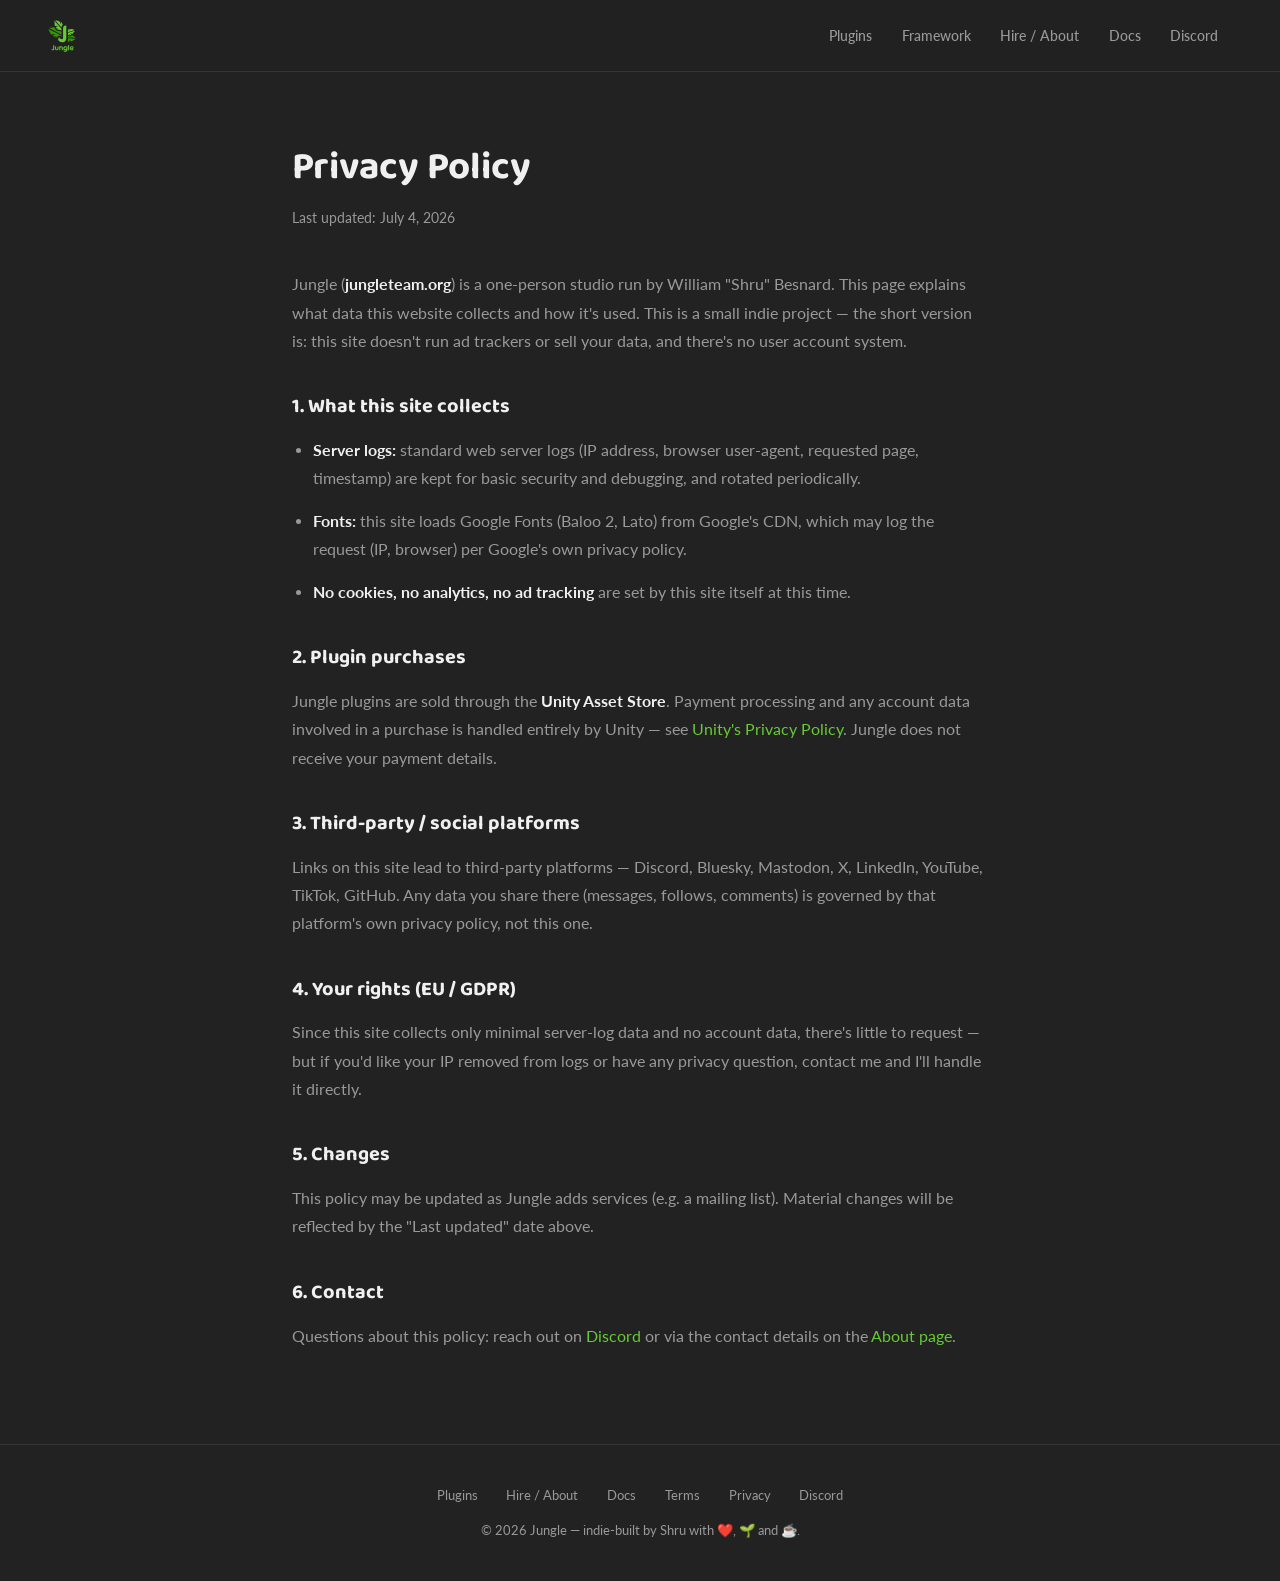
<file: privacy.html>
<!DOCTYPE html>
<html lang="en">
<head>
    <meta charset="UTF-8">
    <meta name="viewport" content="width=device-width, initial-scale=1.0">
    <title>Privacy Policy | Jungle</title>
    <meta name="description" content="Privacy Policy for Jungle — indie Unity plugins by Will (Shru).">
    <link rel="preconnect" href="https://fonts.googleapis.com">
    <link rel="preconnect" href="https://fonts.gstatic.com" crossorigin>
    <link href="https://fonts.googleapis.com/css2?family=Baloo+2:wght@400;500;600;700;800&family=Lato:wght@400;700;900&display=swap" rel="stylesheet">
    <style>
        * { margin: 0; padding: 0; box-sizing: border-box; }
        :root {
            --bg: #222222; --bg-card: #353535; --border: #353535; --border-hover: #66CB34;
            --accent: #66CB34; --accent-dim: #349505; --accent-glow: rgba(102,203,52,0.10);
            --text: #F0F0F0; --text-secondary: #999999; --text-muted: #999999; --white: #F0F0F0;
        }
        body {
            font-family: 'Lato', -apple-system, BlinkMacSystemFont, "Segoe UI", Roboto, sans-serif;
            background: var(--bg); color: var(--text); line-height: 1.65;
            -webkit-font-smoothing: antialiased;
        }
        a { color: var(--accent); text-decoration: none; }
        a:hover { text-decoration: underline; }
        h1, h2, .logo { font-family: 'Baloo 2', 'Lato', sans-serif; }
        header {
            display: flex; justify-content: space-between; align-items: center;
            padding: 1.1rem 3rem; background: rgba(34,34,34,0.92); border-bottom: 1px solid var(--border);
            position: sticky; top: 0; z-index: 100; backdrop-filter: blur(14px);
        }
        .logo { font-size: 1.35rem; font-weight: 800; color: var(--accent); letter-spacing: 0.06em; display: flex; align-items: center; gap: 0.5rem; }
        nav { display: flex; align-items: center; gap: 0.15rem; }
        nav a { color: var(--text-secondary); font-size: 0.88rem; font-weight: 500; padding: 0.4rem 0.85rem; border-radius: 6px; transition: color 0.15s, background 0.15s; }
        nav a:hover { color: var(--accent); background: var(--accent-glow); text-decoration: none; }
        main { max-width: 760px; margin: 0 auto; padding: 4rem 2rem 5rem; }
        main h1 { font-size: 2.4rem; color: var(--white); margin-bottom: 0.4rem; }
        .updated { color: var(--text-muted); font-size: 0.85rem; margin-bottom: 2.5rem; }
        main h2 { font-size: 1.25rem; color: var(--white); margin: 2.2rem 0 0.8rem; }
        main p, main li { color: var(--text-secondary); font-size: 0.98rem; line-height: 1.8; margin-bottom: 0.9rem; }
        main ul { padding-left: 1.3rem; margin-bottom: 0.9rem; }
        main strong { color: var(--text); }
        footer { text-align: center; padding: 2.5rem 2rem; color: var(--text-muted); font-size: 0.82rem; border-top: 1px solid var(--border); }
        footer a { color: var(--text-secondary); }
        footer a:hover { color: var(--accent); }
        .footer-links { display: flex; justify-content: center; gap: 1.8rem; margin-bottom: 0.8rem; flex-wrap: wrap; }
        @media (max-width: 768px) { header { padding: 1rem 1.5rem; } main { padding: 3rem 1.5rem 4rem; } }
    </style>
</head>
<body>

<header>
    <a href="/index.html" class="logo">
        <img src="/img/jungle-logo-stacked.svg" alt="Jungle" style="height:32px; border:none; border-radius:0;">
    </a>
    <nav>
        <a href="/index.html#plugins">Plugins</a>
        <a href="/index.html#framework">Framework</a>
        <a href="/about.html">Hire / About</a>
        <a href="https://jungleteam.org/docs/" target="_blank">Docs</a>
        <a href="https://discord.gg/XEET6D6vN9" target="_blank">Discord</a>
    </nav>
</header>

<main>
    <h1>Privacy Policy</h1>
    <p class="updated">Last updated: July 4, 2026</p>

    <p>Jungle (<strong>jungleteam.org</strong>) is a one-person studio run by William "Shru" Besnard. This page explains what data this website collects and how it's used. This is a small indie project — the short version is: this site doesn't run ad trackers or sell your data, and there's no user account system.</p>

    <h2>1. What this site collects</h2>
    <ul>
        <li><strong>Server logs:</strong> standard web server logs (IP address, browser user-agent, requested page, timestamp) are kept for basic security and debugging, and rotated periodically.</li>
        <li><strong>Fonts:</strong> this site loads Google Fonts (Baloo 2, Lato) from Google's CDN, which may log the request (IP, browser) per Google's own privacy policy.</li>
        <li><strong>No cookies, no analytics, no ad tracking</strong> are set by this site itself at this time.</li>
    </ul>

    <h2>2. Plugin purchases</h2>
    <p>Jungle plugins are sold through the <strong>Unity Asset Store</strong>. Payment processing and any account data involved in a purchase is handled entirely by Unity — see <a href="https://unity.com/legal/privacy-policy" target="_blank">Unity's Privacy Policy</a>. Jungle does not receive your payment details.</p>

    <h2>3. Third-party / social platforms</h2>
    <p>Links on this site lead to third-party platforms — Discord, Bluesky, Mastodon, X, LinkedIn, YouTube, TikTok, GitHub. Any data you share there (messages, follows, comments) is governed by that platform's own privacy policy, not this one.</p>

    <h2>4. Your rights (EU / GDPR)</h2>
    <p>Since this site collects only minimal server-log data and no account data, there's little to request — but if you'd like your IP removed from logs or have any privacy question, contact me and I'll handle it directly.</p>

    <h2>5. Changes</h2>
    <p>This policy may be updated as Jungle adds services (e.g. a mailing list). Material changes will be reflected by the "Last updated" date above.</p>

    <h2>6. Contact</h2>
    <p>Questions about this policy: reach out on <a href="https://discord.gg/XEET6D6vN9" target="_blank">Discord</a> or via the contact details on the <a href="/about.html">About page</a>.</p>
</main>

<footer>
    <div class="footer-links">
        <a href="/index.html#plugins">Plugins</a>
        <a href="/about.html">Hire / About</a>
        <a href="https://jungleteam.org/docs/" target="_blank">Docs</a>
        <a href="/tos.html">Terms</a>
        <a href="/privacy.html">Privacy</a>
        <a href="https://discord.gg/XEET6D6vN9" target="_blank">Discord</a>
    </div>
    <p>&copy; 2026 Jungle &mdash; indie-built by Shru with &#10084;&#65039;, &#127793; and &#9749;.</p>
</footer>

</body>
</html>
</file>
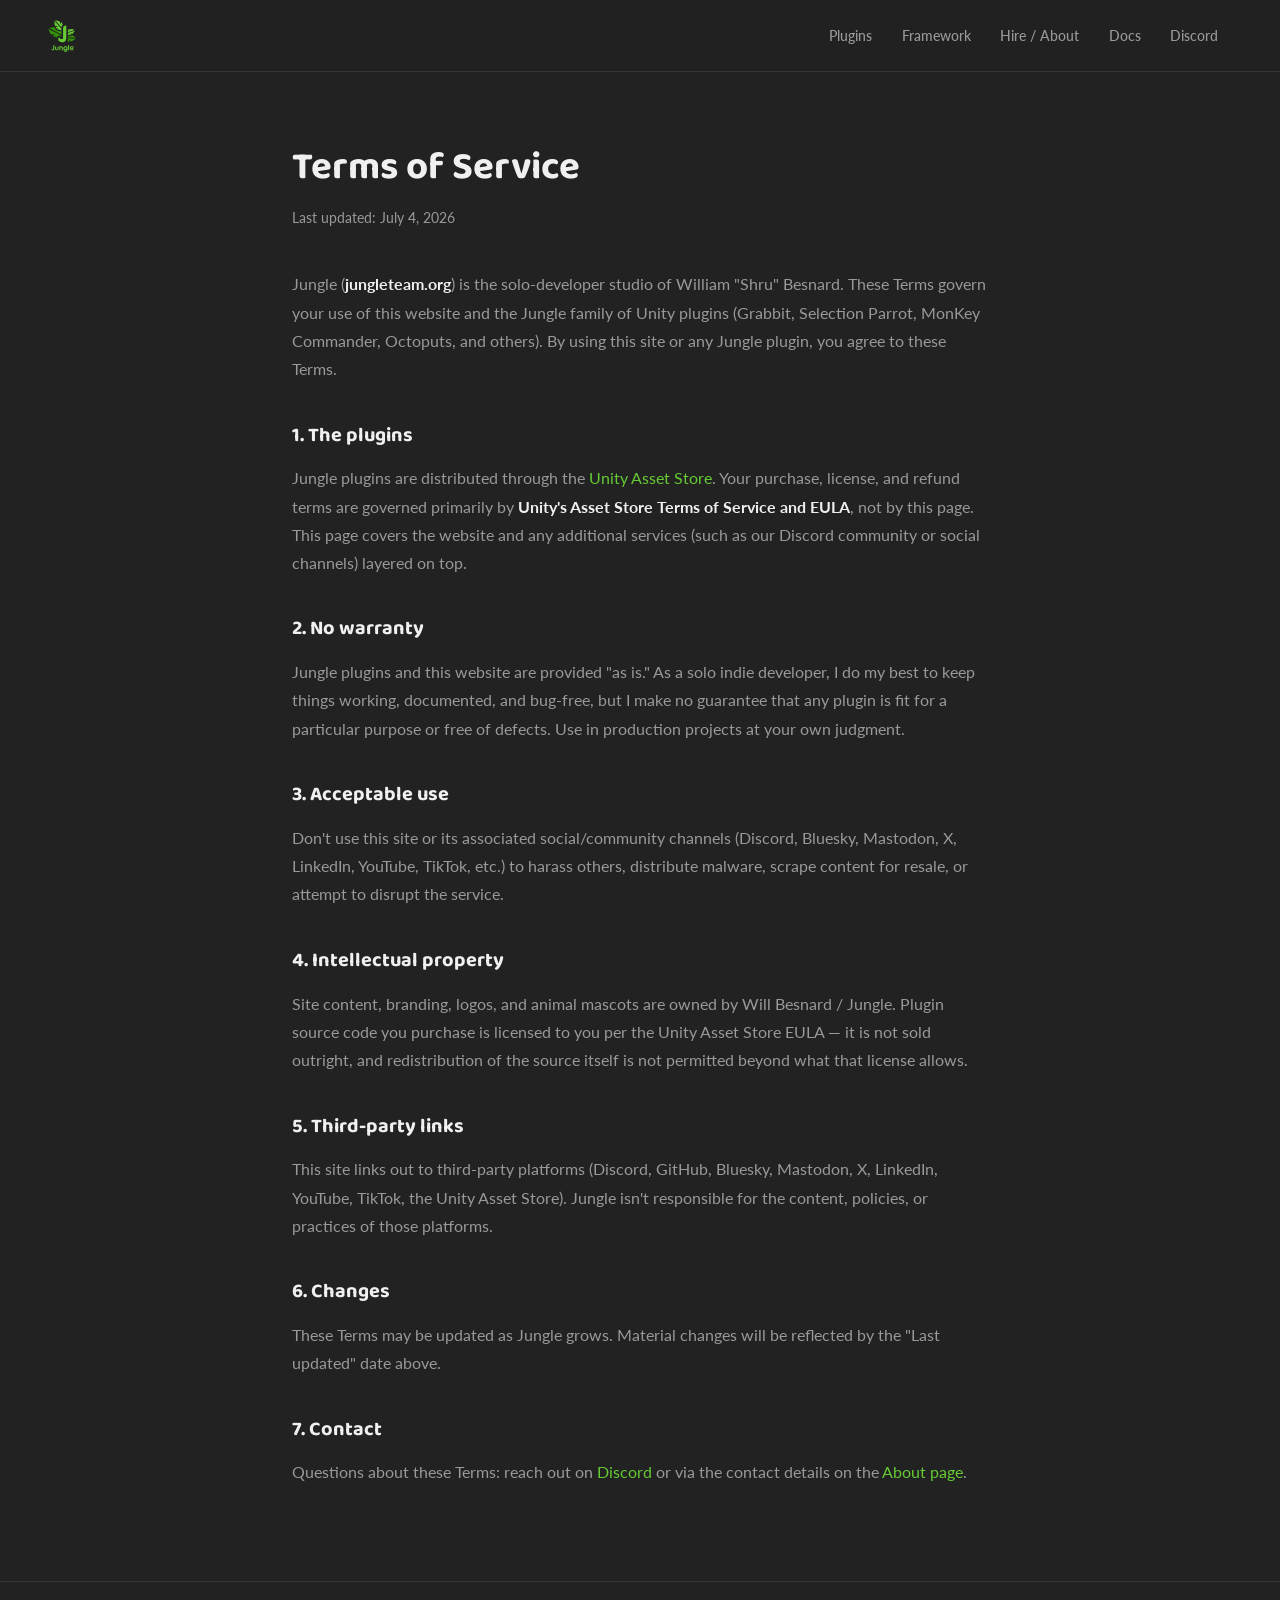
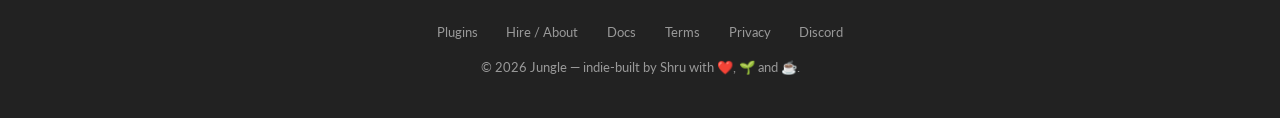
<file: tos.html>
<!DOCTYPE html>
<html lang="en">
<head>
    <meta charset="UTF-8">
    <meta name="viewport" content="width=device-width, initial-scale=1.0">
    <title>Terms of Service | Jungle</title>
    <meta name="description" content="Terms of Service for Jungle — indie Unity plugins by Will (Shru).">
    <link rel="preconnect" href="https://fonts.googleapis.com">
    <link rel="preconnect" href="https://fonts.gstatic.com" crossorigin>
    <link href="https://fonts.googleapis.com/css2?family=Baloo+2:wght@400;500;600;700;800&family=Lato:wght@400;700;900&display=swap" rel="stylesheet">
    <style>
        * { margin: 0; padding: 0; box-sizing: border-box; }
        :root {
            --bg: #222222; --bg-card: #353535; --border: #353535; --border-hover: #66CB34;
            --accent: #66CB34; --accent-dim: #349505; --accent-glow: rgba(102,203,52,0.10);
            --text: #F0F0F0; --text-secondary: #999999; --text-muted: #999999; --white: #F0F0F0;
        }
        body {
            font-family: 'Lato', -apple-system, BlinkMacSystemFont, "Segoe UI", Roboto, sans-serif;
            background: var(--bg); color: var(--text); line-height: 1.65;
            -webkit-font-smoothing: antialiased;
        }
        a { color: var(--accent); text-decoration: none; }
        a:hover { text-decoration: underline; }
        h1, h2, .logo { font-family: 'Baloo 2', 'Lato', sans-serif; }
        header {
            display: flex; justify-content: space-between; align-items: center;
            padding: 1.1rem 3rem; background: rgba(34,34,34,0.92); border-bottom: 1px solid var(--border);
            position: sticky; top: 0; z-index: 100; backdrop-filter: blur(14px);
        }
        .logo { font-size: 1.35rem; font-weight: 800; color: var(--accent); letter-spacing: 0.06em; display: flex; align-items: center; gap: 0.5rem; }
        nav { display: flex; align-items: center; gap: 0.15rem; }
        nav a { color: var(--text-secondary); font-size: 0.88rem; font-weight: 500; padding: 0.4rem 0.85rem; border-radius: 6px; transition: color 0.15s, background 0.15s; }
        nav a:hover { color: var(--accent); background: var(--accent-glow); text-decoration: none; }
        main { max-width: 760px; margin: 0 auto; padding: 4rem 2rem 5rem; }
        main h1 { font-size: 2.4rem; color: var(--white); margin-bottom: 0.4rem; }
        .updated { color: var(--text-muted); font-size: 0.85rem; margin-bottom: 2.5rem; }
        main h2 { font-size: 1.25rem; color: var(--white); margin: 2.2rem 0 0.8rem; }
        main p, main li { color: var(--text-secondary); font-size: 0.98rem; line-height: 1.8; margin-bottom: 0.9rem; }
        main ul { padding-left: 1.3rem; margin-bottom: 0.9rem; }
        main strong { color: var(--text); }
        footer { text-align: center; padding: 2.5rem 2rem; color: var(--text-muted); font-size: 0.82rem; border-top: 1px solid var(--border); }
        footer a { color: var(--text-secondary); }
        footer a:hover { color: var(--accent); }
        .footer-links { display: flex; justify-content: center; gap: 1.8rem; margin-bottom: 0.8rem; flex-wrap: wrap; }
        @media (max-width: 768px) { header { padding: 1rem 1.5rem; } main { padding: 3rem 1.5rem 4rem; } }
    </style>
</head>
<body>

<header>
    <a href="/index.html" class="logo">
        <img src="/img/jungle-logo-stacked.svg" alt="Jungle" style="height:32px; border:none; border-radius:0;">
    </a>
    <nav>
        <a href="/index.html#plugins">Plugins</a>
        <a href="/index.html#framework">Framework</a>
        <a href="/about.html">Hire / About</a>
        <a href="https://jungleteam.org/docs/" target="_blank">Docs</a>
        <a href="https://discord.gg/XEET6D6vN9" target="_blank">Discord</a>
    </nav>
</header>

<main>
    <h1>Terms of Service</h1>
    <p class="updated">Last updated: July 4, 2026</p>

    <p>Jungle (<strong>jungleteam.org</strong>) is the solo-developer studio of William "Shru" Besnard. These Terms govern your use of this website and the Jungle family of Unity plugins (Grabbit, Selection Parrot, MonKey Commander, Octoputs, and others). By using this site or any Jungle plugin, you agree to these Terms.</p>

    <h2>1. The plugins</h2>
    <p>Jungle plugins are distributed through the <a href="https://assetstore.unity.com" target="_blank">Unity Asset Store</a>. Your purchase, license, and refund terms are governed primarily by <strong>Unity's Asset Store Terms of Service and EULA</strong>, not by this page. This page covers the website and any additional services (such as our Discord community or social channels) layered on top.</p>

    <h2>2. No warranty</h2>
    <p>Jungle plugins and this website are provided "as is." As a solo indie developer, I do my best to keep things working, documented, and bug-free, but I make no guarantee that any plugin is fit for a particular purpose or free of defects. Use in production projects at your own judgment.</p>

    <h2>3. Acceptable use</h2>
    <p>Don't use this site or its associated social/community channels (Discord, Bluesky, Mastodon, X, LinkedIn, YouTube, TikTok, etc.) to harass others, distribute malware, scrape content for resale, or attempt to disrupt the service.</p>

    <h2>4. Intellectual property</h2>
    <p>Site content, branding, logos, and animal mascots are owned by Will Besnard / Jungle. Plugin source code you purchase is licensed to you per the Unity Asset Store EULA — it is not sold outright, and redistribution of the source itself is not permitted beyond what that license allows.</p>

    <h2>5. Third-party links</h2>
    <p>This site links out to third-party platforms (Discord, GitHub, Bluesky, Mastodon, X, LinkedIn, YouTube, TikTok, the Unity Asset Store). Jungle isn't responsible for the content, policies, or practices of those platforms.</p>

    <h2>6. Changes</h2>
    <p>These Terms may be updated as Jungle grows. Material changes will be reflected by the "Last updated" date above.</p>

    <h2>7. Contact</h2>
    <p>Questions about these Terms: reach out on <a href="https://discord.gg/XEET6D6vN9" target="_blank">Discord</a> or via the contact details on the <a href="/about.html">About page</a>.</p>
</main>

<footer>
    <div class="footer-links">
        <a href="/index.html#plugins">Plugins</a>
        <a href="/about.html">Hire / About</a>
        <a href="https://jungleteam.org/docs/" target="_blank">Docs</a>
        <a href="/tos.html">Terms</a>
        <a href="/privacy.html">Privacy</a>
        <a href="https://discord.gg/XEET6D6vN9" target="_blank">Discord</a>
    </div>
    <p>&copy; 2026 Jungle &mdash; indie-built by Shru with &#10084;&#65039;, &#127793; and &#9749;.</p>
</footer>

</body>
</html>
</file>
<file: foliage.css>
/* Jungle foliage frame: big, side-oriented leaves layered down the page gutters,
   pivoting from their stem. Motion (idle sway + scroll spring + mouse wind) is in
   foliage.js. The overlay is non-interactive and lives in the empty margins outside
   the content grid, so it never covers text or blocks clicks.

   Structure per element:
     .jf-item   positioned wrapper, carries the SCREEN-SPACE drop-shadow (not rotated,
                so the shadow direction stays consistent across all leaves)
     .jf-item img   the leaf, rotated around its stem by the animation loop */

#jungle-foliage {
  position: fixed;
  inset: 0;
  overflow: hidden;
  pointer-events: none;
  z-index: 2;
}

#jungle-foliage .jf-item {
  position: absolute;
}

#jungle-foliage .jf-item img {
  display: block;
  width: 100%;
  height: auto;
  user-select: none;
  -webkit-user-drag: none;
  will-change: transform;
  backface-visibility: hidden;
}

/* keep Material's chrome painting on top of the foliage */
.md-header { z-index: 10; }

/* No spare margin to frame on small screens. */
@media screen and (max-width: 1000px) {
  #jungle-foliage { display: none; }
}
</file>
